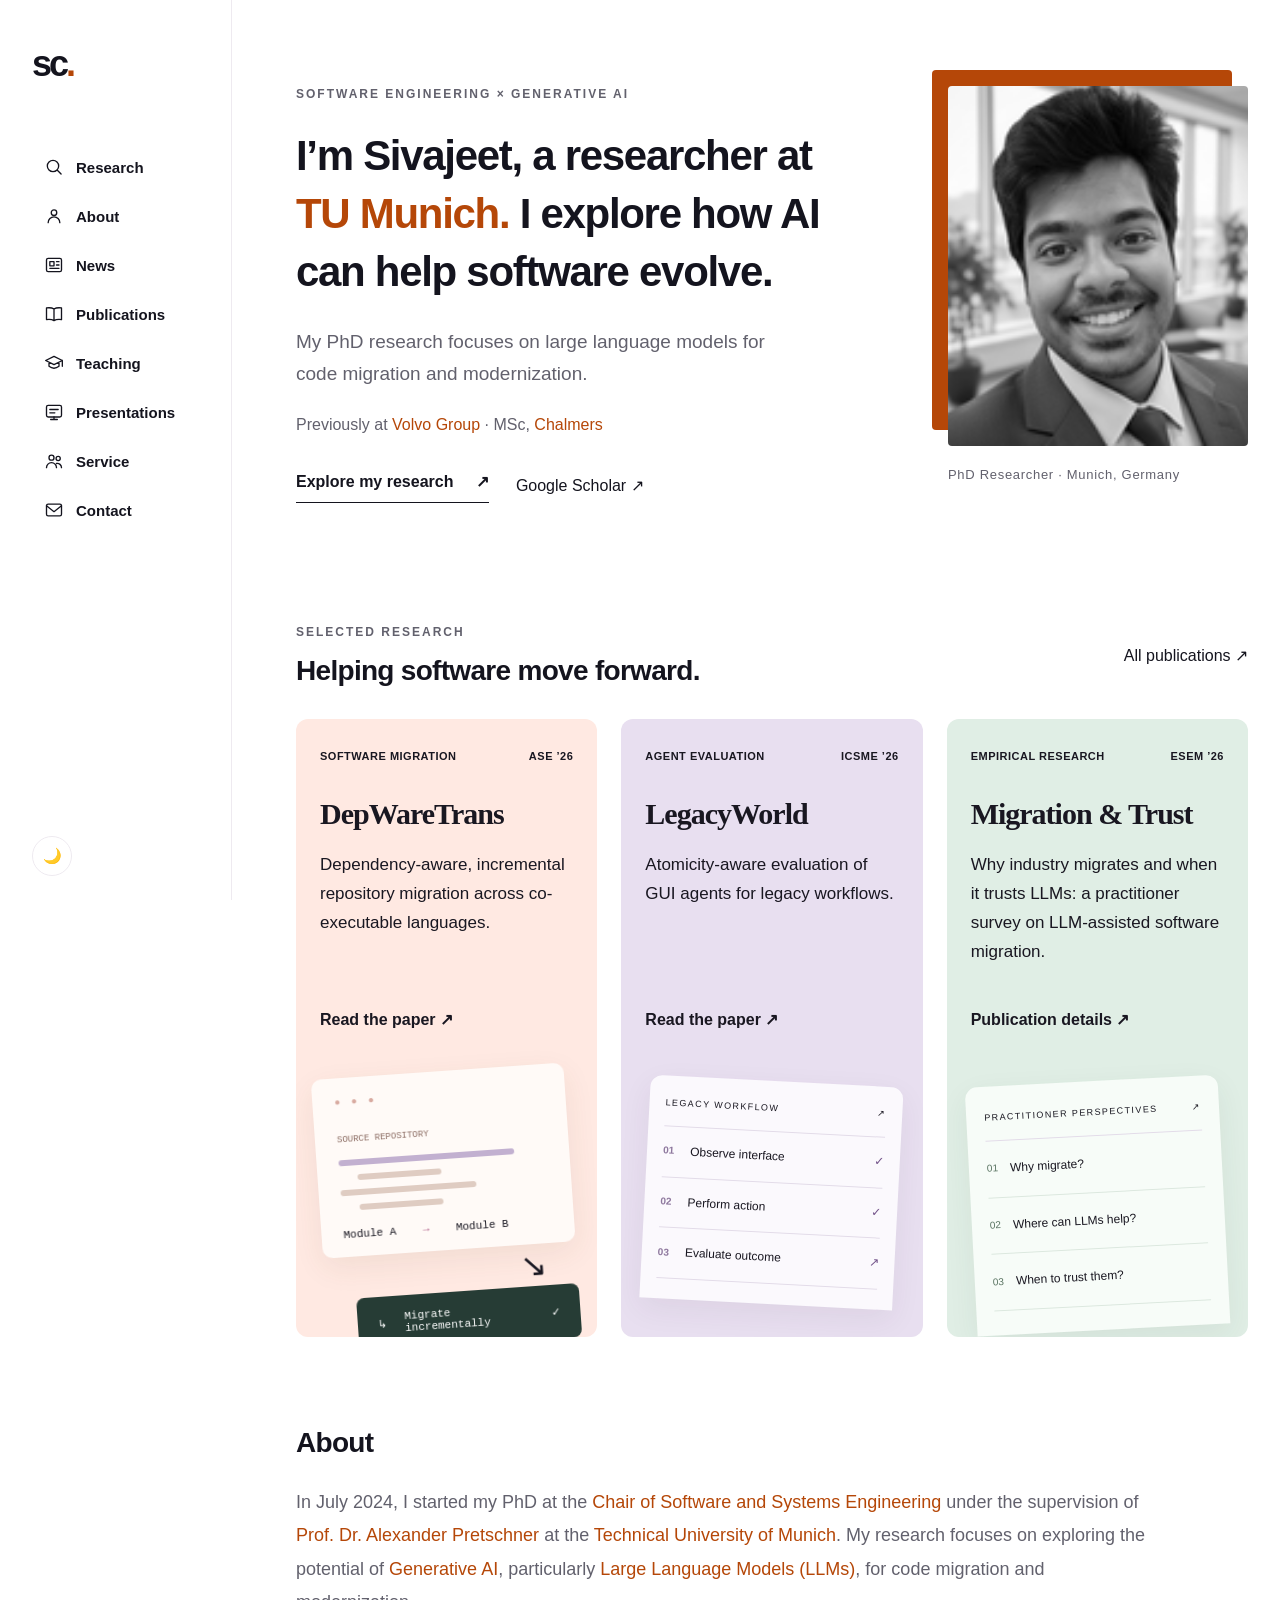
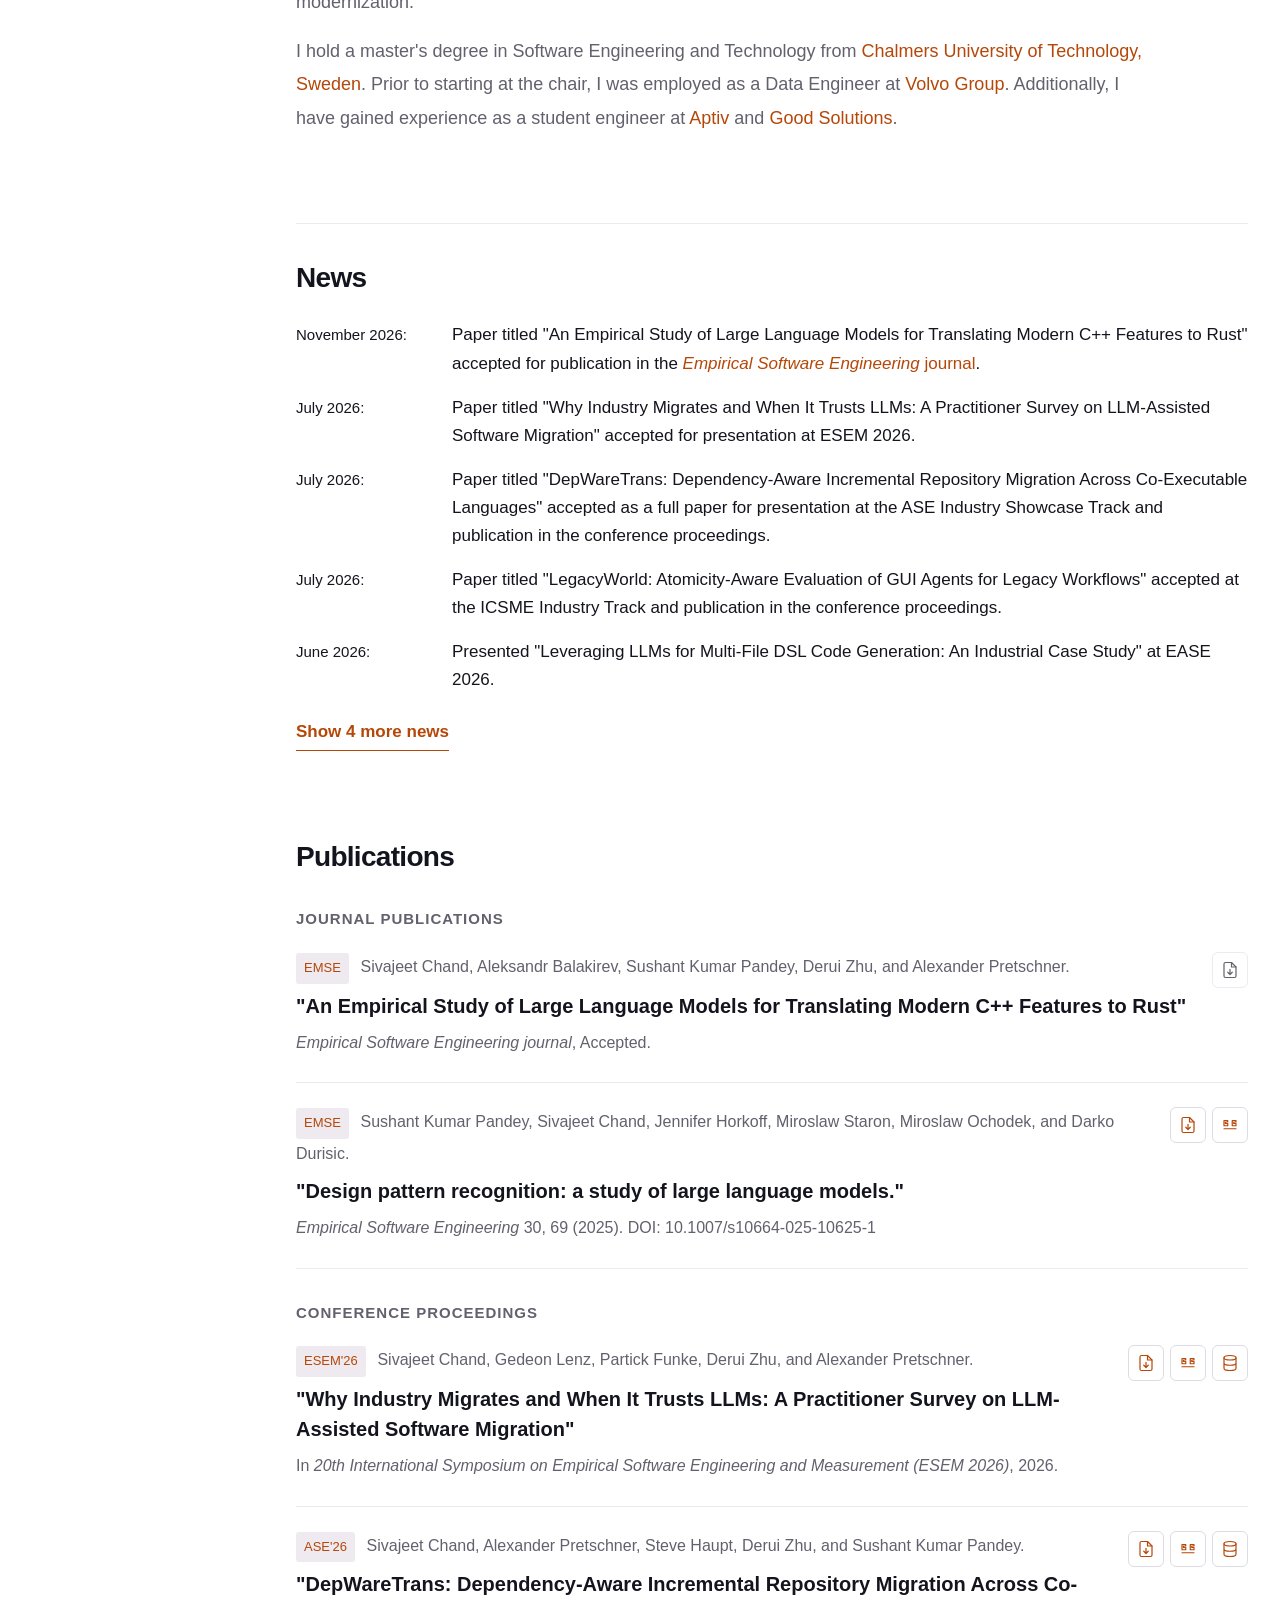
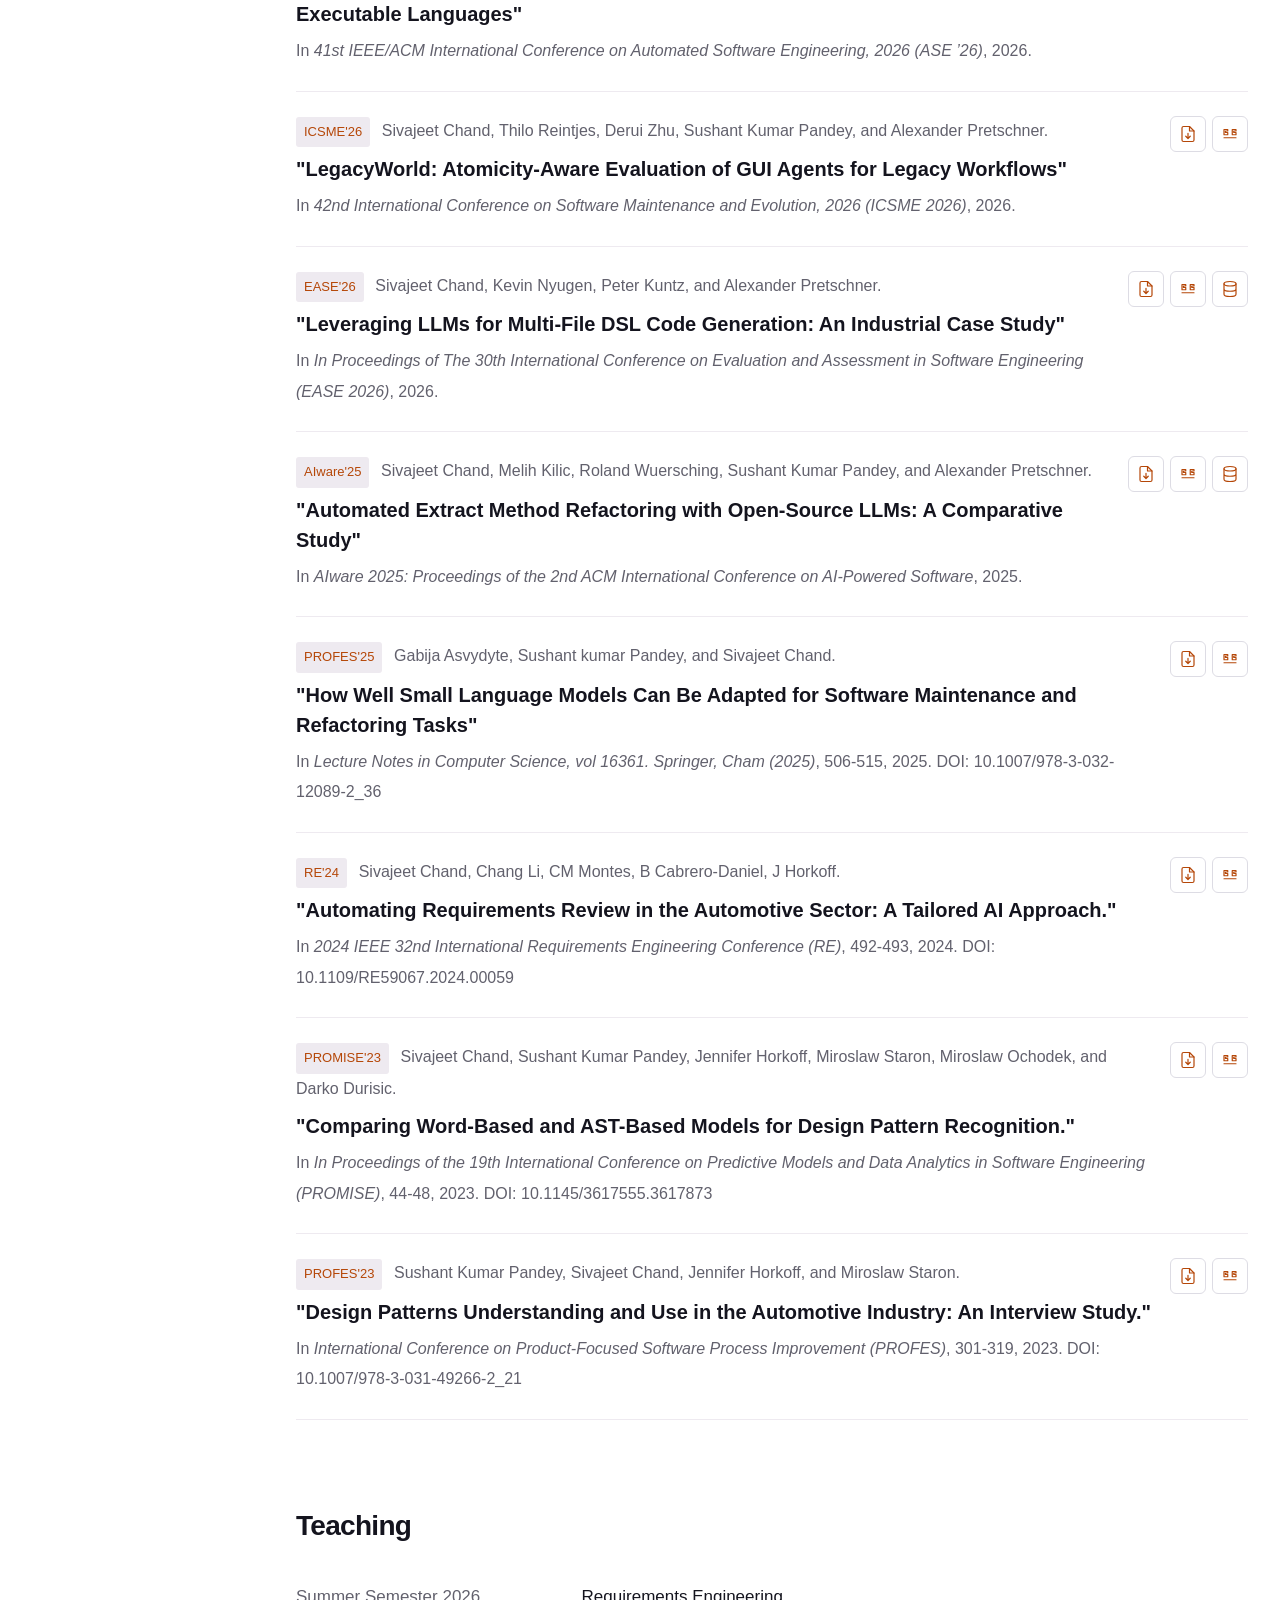
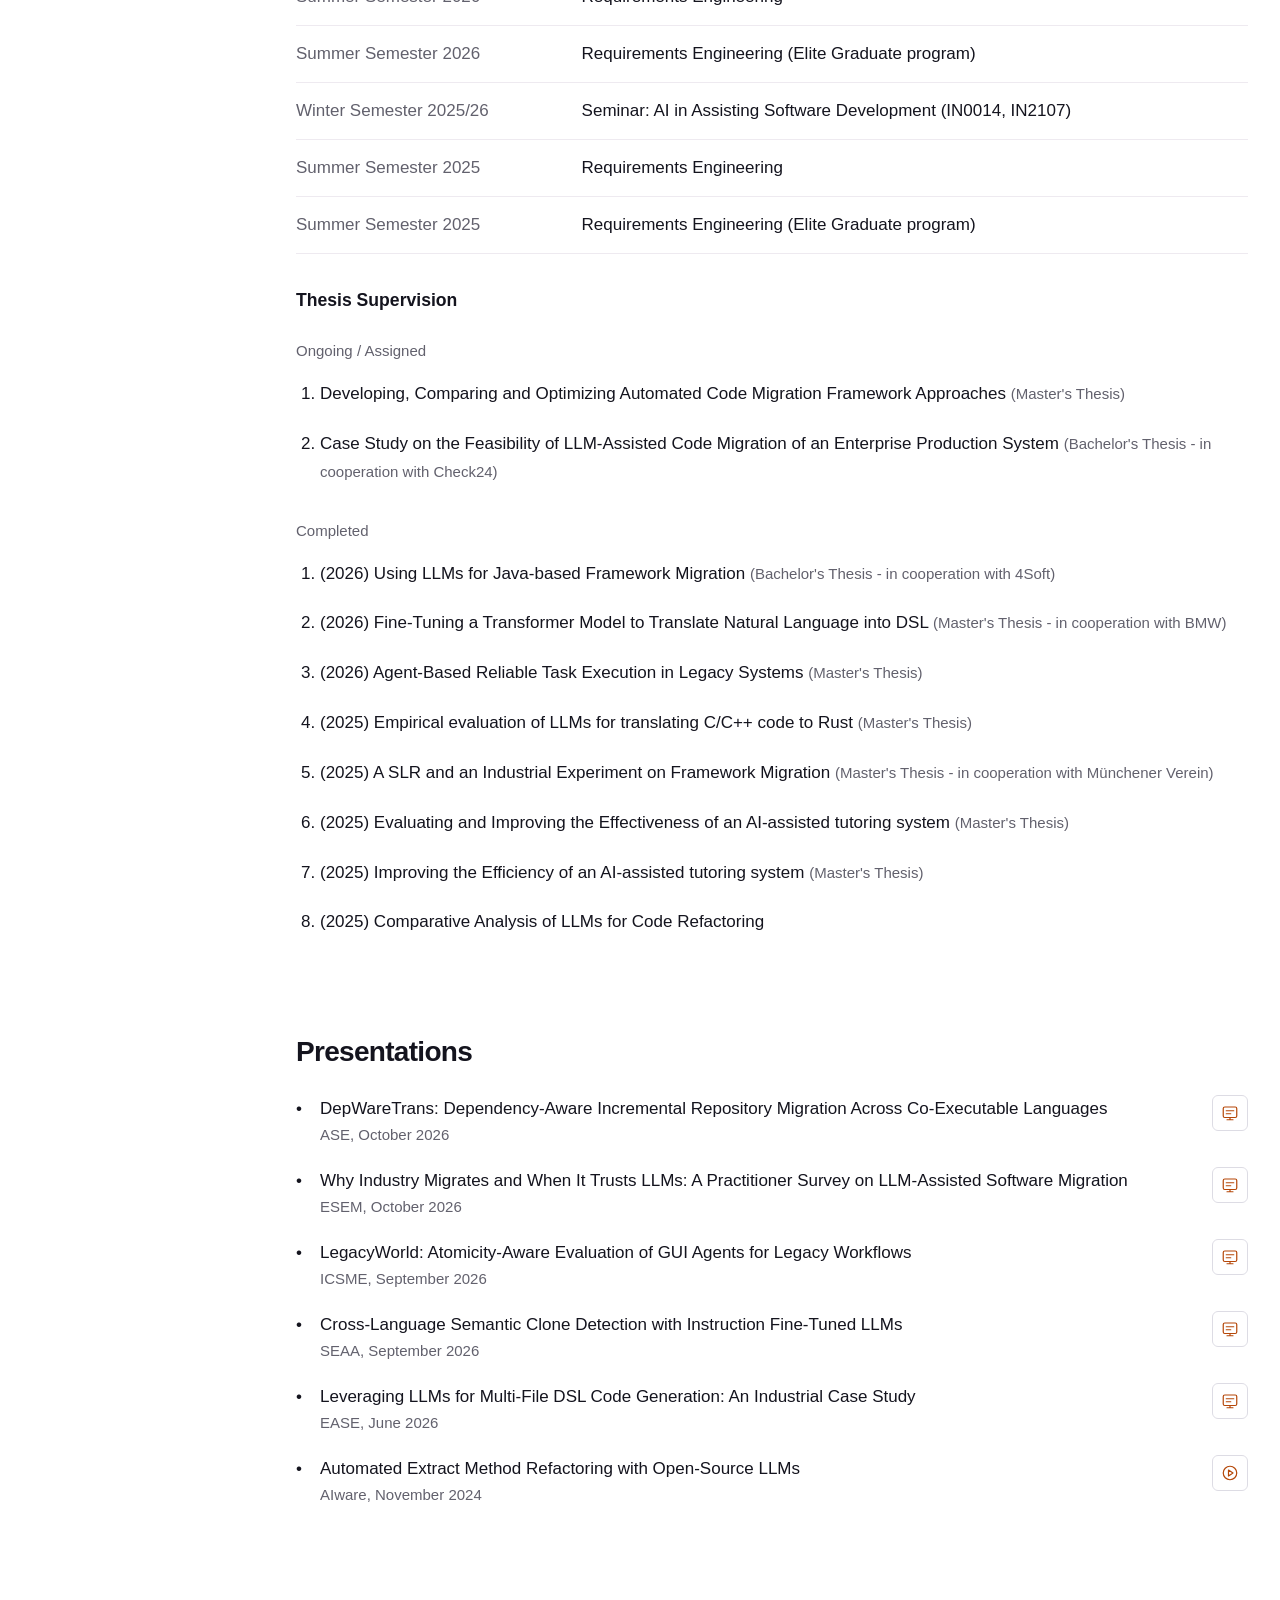
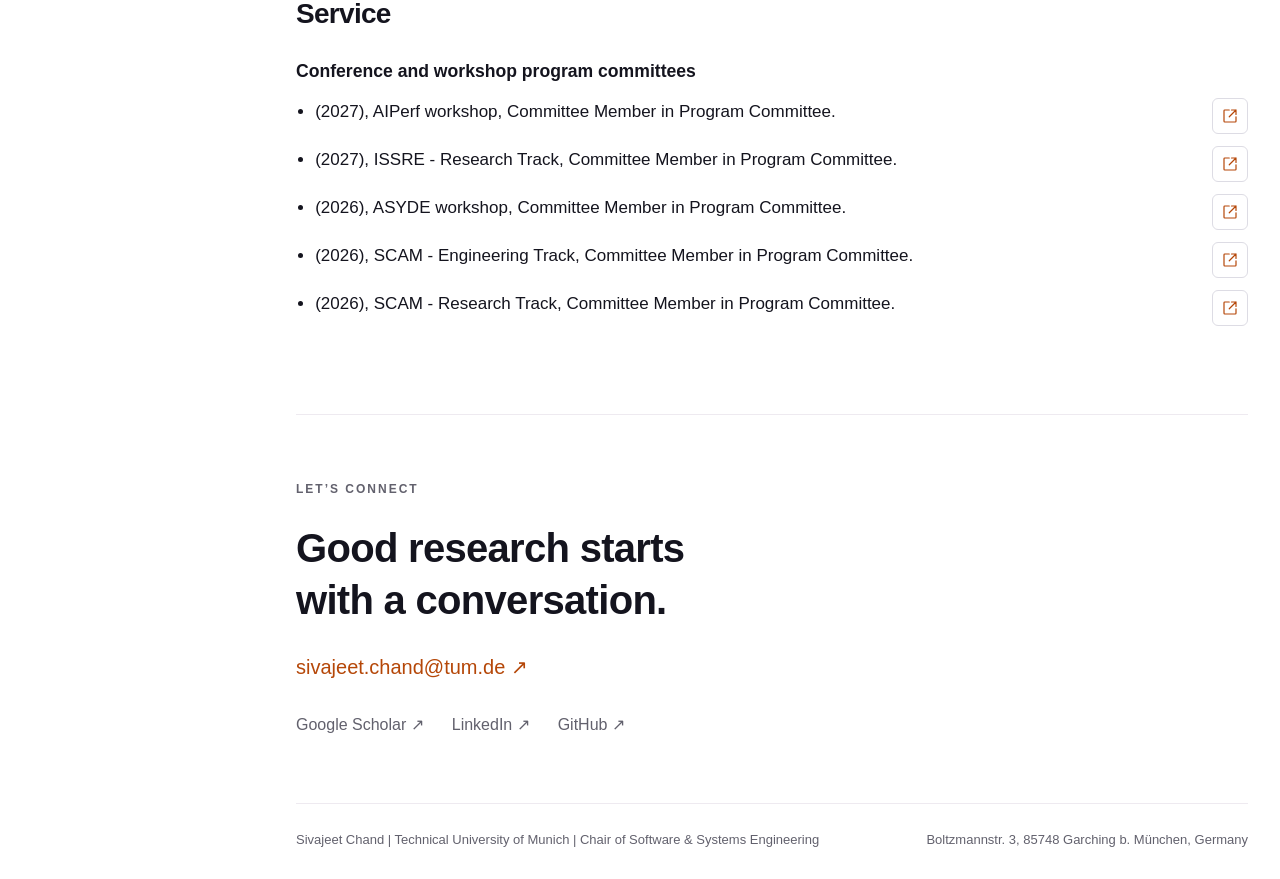
<file: index.html>
<!DOCTYPE html>
<html lang="en">
<head>
    <meta charset="UTF-8">
    <meta name="viewport" content="width=device-width, initial-scale=1.0">
    <title>Sivajeet Chand — AI & Software Engineering Research</title>
    <meta name="description" content="Sivajeet Chand, PhD researcher at TU Munich. Exploring large language models for software migration and modernization.">
    <link rel="stylesheet" href="styles.css">
</head>
<body class="version2-page">
  <a class="skip-link" href="#main">Skip to content</a>
  <div class="page-shell">
    <nav class="site-nav" aria-label="Main navigation">
      <svg class="nav-sprite" aria-hidden="true" xmlns="http://www.w3.org/2000/svg">
        <symbol id="nav-research" viewBox="0 0 24 24"><circle cx="10.8" cy="10.8" r="6.8"/><path d="m16 16 4.5 4.5"/></symbol>
        <symbol id="nav-about" viewBox="0 0 24 24"><circle cx="12" cy="8" r="3.3"/><path d="M5 20a7 7 0 0 1 14 0"/></symbol>
        <symbol id="nav-news" viewBox="0 0 24 24"><rect x="3" y="4" width="18" height="16" rx="2"/><path d="M7 8h5v5H7zM15 8h3M15 12h3M7 16h11"/></symbol>
        <symbol id="nav-publications" viewBox="0 0 24 24"><path d="M12 6c-2.3-1.5-5.2-1.8-9-1.3v14c3.8-.5 6.7-.2 9 1.3 2.3-1.5 5.2-1.8 9-1.3v-14c-3.8-.5-6.7-.2-9 1.3zM12 6v14"/></symbol>
        <symbol id="nav-teaching" viewBox="0 0 24 24"><path d="m2 9 10-5 10 5-10 5L2 9zM6 11v5c3.6 2.7 8.4 2.7 12 0v-5M22 9v7"/></symbol>
        <symbol id="nav-presentations" viewBox="0 0 24 24"><rect x="3" y="4" width="18" height="14" rx="2"/><path d="M8 21h8M12 18v3M7 9h10M7 13h6"/></symbol>
        <symbol id="nav-service" viewBox="0 0 24 24"><circle cx="9" cy="8" r="3"/><circle cx="17" cy="9" r="2.5"/><path d="M3 20a6 6 0 0 1 12 0M15 15a5 5 0 0 1 6 5"/></symbol>
        <symbol id="nav-contact" viewBox="0 0 24 24"><rect x="3" y="5" width="18" height="14" rx="2"/><path d="m3 7 9 7 9-7"/></symbol>
      </svg>
      <a class="wordmark" href="#" aria-label="Sivajeet Chand home">sc<span>.</span></a>
      <div class="nav-links">
        <a href="#research" aria-label="Research" title="Research"><svg class="nav-icon" aria-hidden="true"><use href="#nav-research"></use></svg><span class="nav-label">Research</span></a>
        <a href="#about" aria-label="About" title="About"><svg class="nav-icon" aria-hidden="true"><use href="#nav-about"></use></svg><span class="nav-label">About</span></a>
        <a href="#news" aria-label="News" title="News"><svg class="nav-icon" aria-hidden="true"><use href="#nav-news"></use></svg><span class="nav-label">News</span></a>
        <a href="#publications" aria-label="Publications" title="Publications"><svg class="nav-icon" aria-hidden="true"><use href="#nav-publications"></use></svg><span class="nav-label">Publications</span></a>
        <a href="#teaching" aria-label="Teaching" title="Teaching"><svg class="nav-icon" aria-hidden="true"><use href="#nav-teaching"></use></svg><span class="nav-label">Teaching</span></a>
        <a href="#presentations" aria-label="Presentations" title="Presentations"><svg class="nav-icon" aria-hidden="true"><use href="#nav-presentations"></use></svg><span class="nav-label">Presentations</span></a>
        <a href="#service" aria-label="Service" title="Service"><svg class="nav-icon" aria-hidden="true"><use href="#nav-service"></use></svg><span class="nav-label">Service</span></a>
        <a href="#contact" aria-label="Contact" title="Contact"><svg class="nav-icon" aria-hidden="true"><use href="#nav-contact"></use></svg><span class="nav-label">Contact</span></a>
      </div>
      <button class="theme-toggle" onclick="toggleTheme()" aria-label="Toggle color theme"><span id="theme-icon">🌙</span></button>
    </nav>
    <main id="main">
    <header class="hero">
      <div class="hero-copy">
        <p class="eyebrow">SOFTWARE ENGINEERING × GENERATIVE AI</p>
        <h1>I’m Sivajeet, a researcher at <a href="https://www.tum.de/en" target="_blank" rel="noopener noreferrer">TU Munich.</a> I explore how AI can help software evolve.</h1>
        <p class="hero-description">My PhD research focuses on large language models for code migration and modernization.</p>
        <p class="hero-history">Previously at <span>Volvo Group</span> · MSc, <span>Chalmers</span></p>
        <div class="hero-actions"><a class="primary-link" href="#research">Explore my research <span aria-hidden="true">↗</span></a><a href="https://scholar.google.com/citations?user=lOAQn_UAAAAJ&hl=en" target="_blank" rel="noopener noreferrer">Google Scholar ↗</a></div>
      </div>
      <div class="portrait-wrap"><div class="profile-image"><img src="myimage.png" alt="Sivajeet Chand" fetchpriority="high"></div><p>PhD Researcher · Munich, Germany</p></div>
    </header>
    <section id="research">
      <div class="section-heading"><div><p class="eyebrow">SELECTED RESEARCH</p><h2>Helping software move forward.</h2></div><a href="#publications">All publications ↗</a></div>
      <div class="research-grid">
        <a class="research-card peach" href="https://mediatum.ub.tum.de/doc/1858822/q0bvrfunsdf89omvibim58j26.pdf" target="_blank" rel="noopener noreferrer">
          <div class="card-meta">SOFTWARE MIGRATION <span>ASE ’26</span></div><h3>DepWareTrans</h3><p>Dependency-aware, incremental repository migration across co-executable languages.</p><span class="card-link">Read the paper ↗</span>
          <div class="migration-visual" aria-hidden="true"><div class="code-window"><div class="window-dots">● ● ●</div><span class="code-label">SOURCE REPOSITORY</span><div class="code-line long"></div><div class="code-line short"></div><div class="code-line"></div><div class="code-line short"></div><div class="module-label">Module A <span>→</span> Module B</div></div><div class="migration-arrow">↘</div><div class="target-module">↳ <span>Migrate incrementally</span> ✓</div></div>
        </a>
        <a class="research-card lavender" href="https://mediatum.ub.tum.de/doc/1858482/38xfysqkbqtxdxmqew3e7pueo.pdf" target="_blank" rel="noopener noreferrer">
          <div class="card-meta">AGENT EVALUATION <span>ICSME ’26</span></div><h3>LegacyWorld</h3><p>Atomicity-aware evaluation of GUI agents for legacy workflows.</p><span class="card-link">Read the paper ↗</span>
          <div class="workflow-visual" aria-hidden="true"><div class="workflow-top"><span>LEGACY WORKFLOW</span><span>↗</span></div><div class="workflow-step"><b>01</b><span>Observe interface</span><i>✓</i></div><div class="workflow-step"><b>02</b><span>Perform action</span><i>✓</i></div><div class="workflow-step"><b>03</b><span>Evaluate outcome</span><i>↗</i></div></div>
        </a>
        <a class="research-card mint" href="https://www.cs.cit.tum.de/sse/chand/" target="_blank" rel="noopener noreferrer">
          <div class="card-meta">EMPIRICAL RESEARCH <span>ESEM ’26</span></div><h3>Migration &amp; Trust</h3><p>Why industry migrates and when it trusts LLMs: a practitioner survey on LLM-assisted software migration.</p><span class="card-link">Publication details ↗</span>
          <div class="survey-visual" aria-hidden="true"><div class="workflow-top"><span>PRACTITIONER PERSPECTIVES</span><span>↗</span></div><div class="survey-question"><span>01</span> Why migrate?</div><div class="survey-question"><span>02</span> Where can LLMs help?</div><div class="survey-question"><span>03</span> When to trust them?</div></div>
        </a>
      </div>
    </section>


    <section id="about">
      <h2>About</h2>
      <p>
        In July 2024, I started my PhD at the
        <a href="https://www.cs.cit.tum.de/sse/startseite/" target="_blank" rel="noopener noreferrer">Chair of Software and Systems Engineering</a>
        under the supervision of
        <a href="https://www.cs.cit.tum.de/en/sse/people/alexander-pretschner/" target="_blank" rel="noopener noreferrer">Prof. Dr. Alexander Pretschner</a>
        at the
        <a href="https://www.tum.de/en" target="_blank" rel="noopener noreferrer">Technical University of Munich</a>.
        My research focuses on exploring the potential of
        <a href="https://en.wikipedia.org/wiki/Generative_artificial_intelligence" target="_blank" rel="noopener noreferrer">Generative AI</a>, particularly
        <a href="https://en.wikipedia.org/wiki/Large_language_model" target="_blank" rel="noopener noreferrer">Large Language Models (LLMs)</a>,
        for code migration and modernization.
      </p>

      <p>
        I hold a master's degree in Software Engineering and Technology from
        <a href="https://www.chalmers.se/en/" target="_blank" rel="noopener noreferrer">Chalmers University of Technology, Sweden</a>.
        Prior to starting at the chair, I was employed as a Data Engineer at
        <a href="https://www.volvogroup.com/en/" target="_blank" rel="noopener noreferrer">Volvo Group</a>.
        Additionally, I have gained experience as a student engineer at
        <a href="https://www.aptiv.com/" target="_blank" rel="noopener noreferrer">Aptiv</a>
        and
        <a href="https://goodsolutions.se/" target="_blank" rel="noopener noreferrer">Good Solutions</a>.
      </p>
    </section>

    <section id="news">
      <h2>News</h2>
    </section>

    <section id="publications">
      <h2>Publications</h2>
      <h3>Journal Publications</h3>
      <h3>Conference Proceedings</h3>
    </section>



    <section id="teaching">
      <h2>Teaching</h2>
      <table class="teaching-table"></table>

      <h3>Thesis Supervision</h3>
    </section>

    <section id="presentations">
      <h2>Presentations</h2>
    </section>

    <section id="service">
      <h2>Service</h2>
      <div id="service-list">
        <p style="color: var(--secondary-text); font-style: italic;">Loading service activities...</p>
      </div>
    </section>



    <section id="contact" class="contact-section"><p class="eyebrow">LET’S CONNECT</p><h2>Good research starts<br>with a conversation.</h2><a class="email-link" href="mailto:sivajeet.chand@tum.de">sivajeet.chand@tum.de ↗</a><div class="contact-socials"><a href="https://scholar.google.com/citations?user=lOAQn_UAAAAJ&amp;hl=en" target="_blank" rel="noopener noreferrer">Google Scholar ↗</a><a href="https://www.linkedin.com/in/sivajeetchand/" target="_blank" rel="noopener noreferrer">LinkedIn ↗</a><a href="https://github.com/sivajeet" target="_blank" rel="noopener noreferrer">GitHub ↗</a></div></section>
    </main>
    <footer>
      <p>Sivajeet Chand | Technical University of Munich | Chair of Software & Systems Engineering</p>
      <p>Boltzmannstr. 3, 85748 Garching b. München, Germany</p>
    </footer>
  </div>

  <dialog id="citation-dialog" aria-labelledby="citation-heading">
    <div class="citation-header"><h2 id="citation-heading">Cite this publication</h2><button type="button" class="citation-close" aria-label="Close citation">×</button></div>
    <p id="citation-title"></p>
    <label for="citation-bibtex">BibTeX</label>
    <textarea id="citation-bibtex" readonly spellcheck="false"></textarea>
    <div class="citation-footer"><button type="button" class="publication-action" id="copy-citation">Copy BibTeX</button><span id="citation-status" role="status" aria-live="polite"></span></div>
  </dialog>
  <script src="app.js"></script>
</body>
</html>
</file>
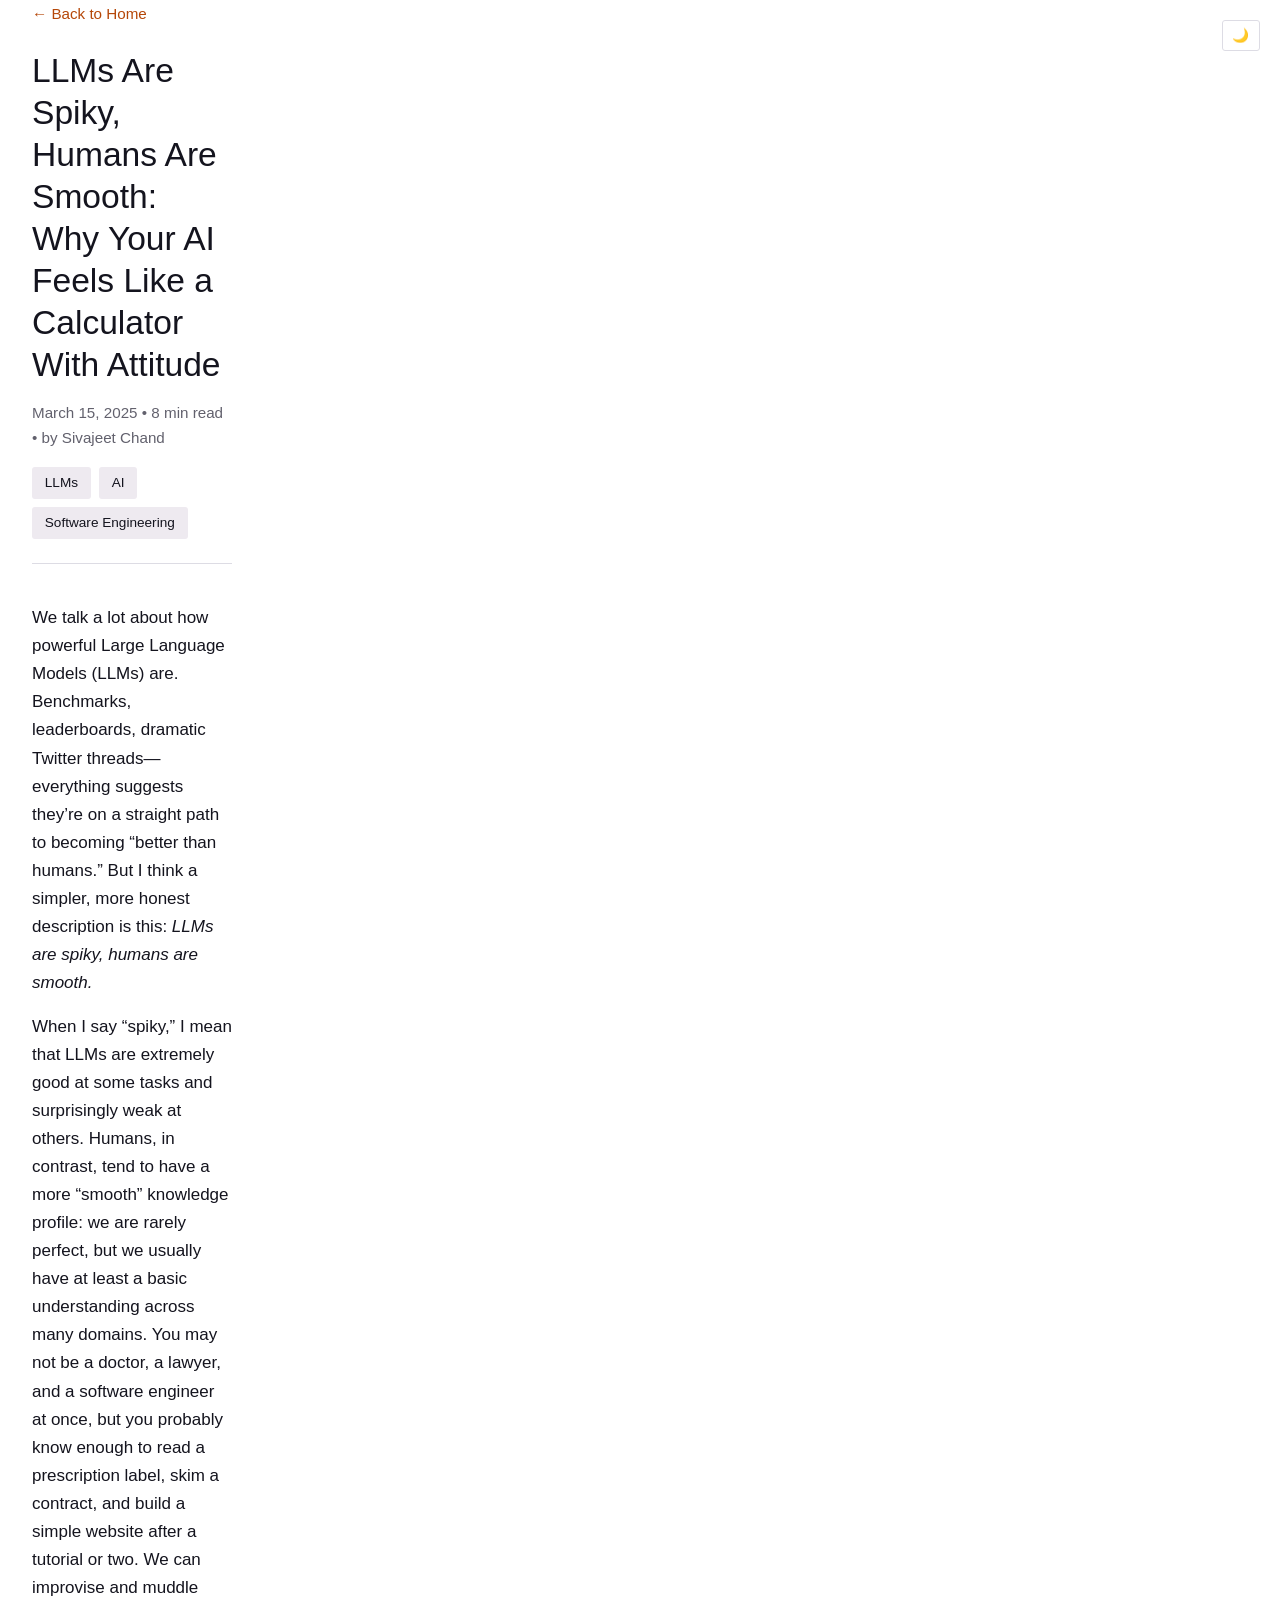
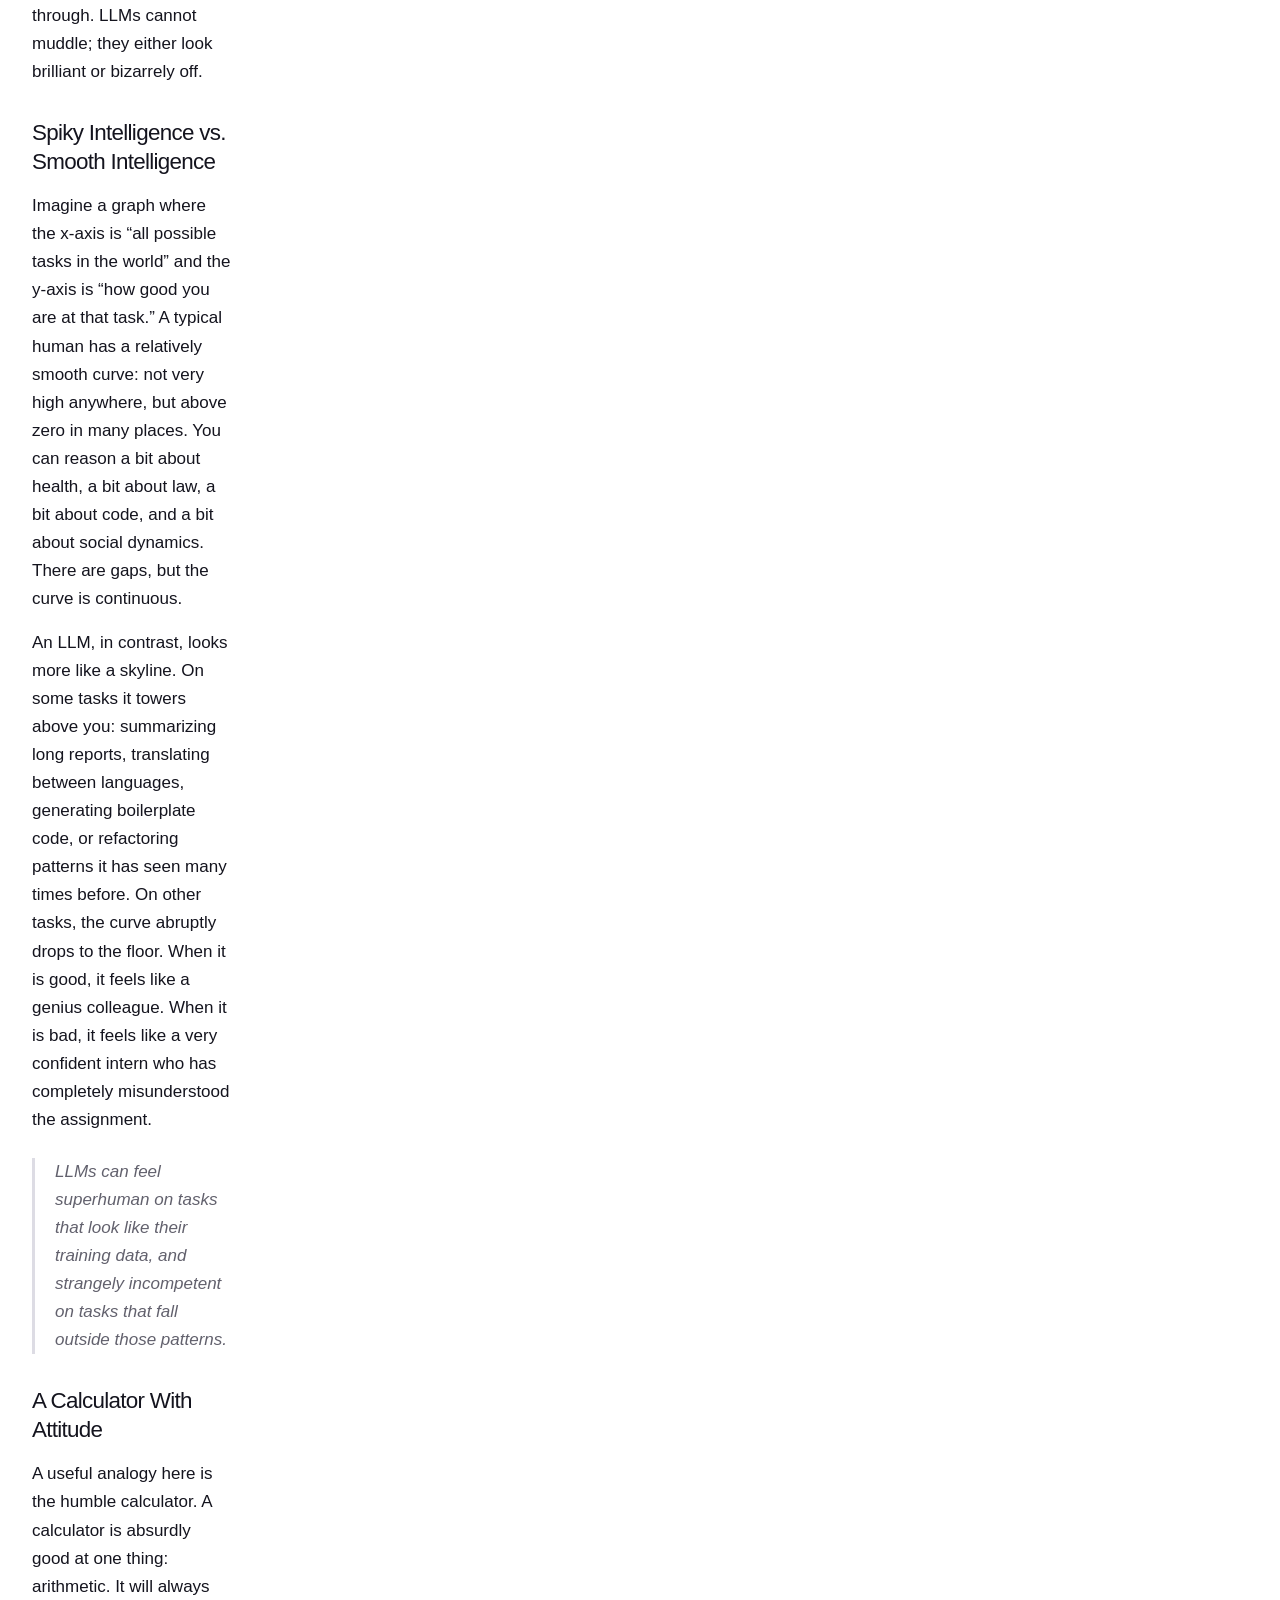
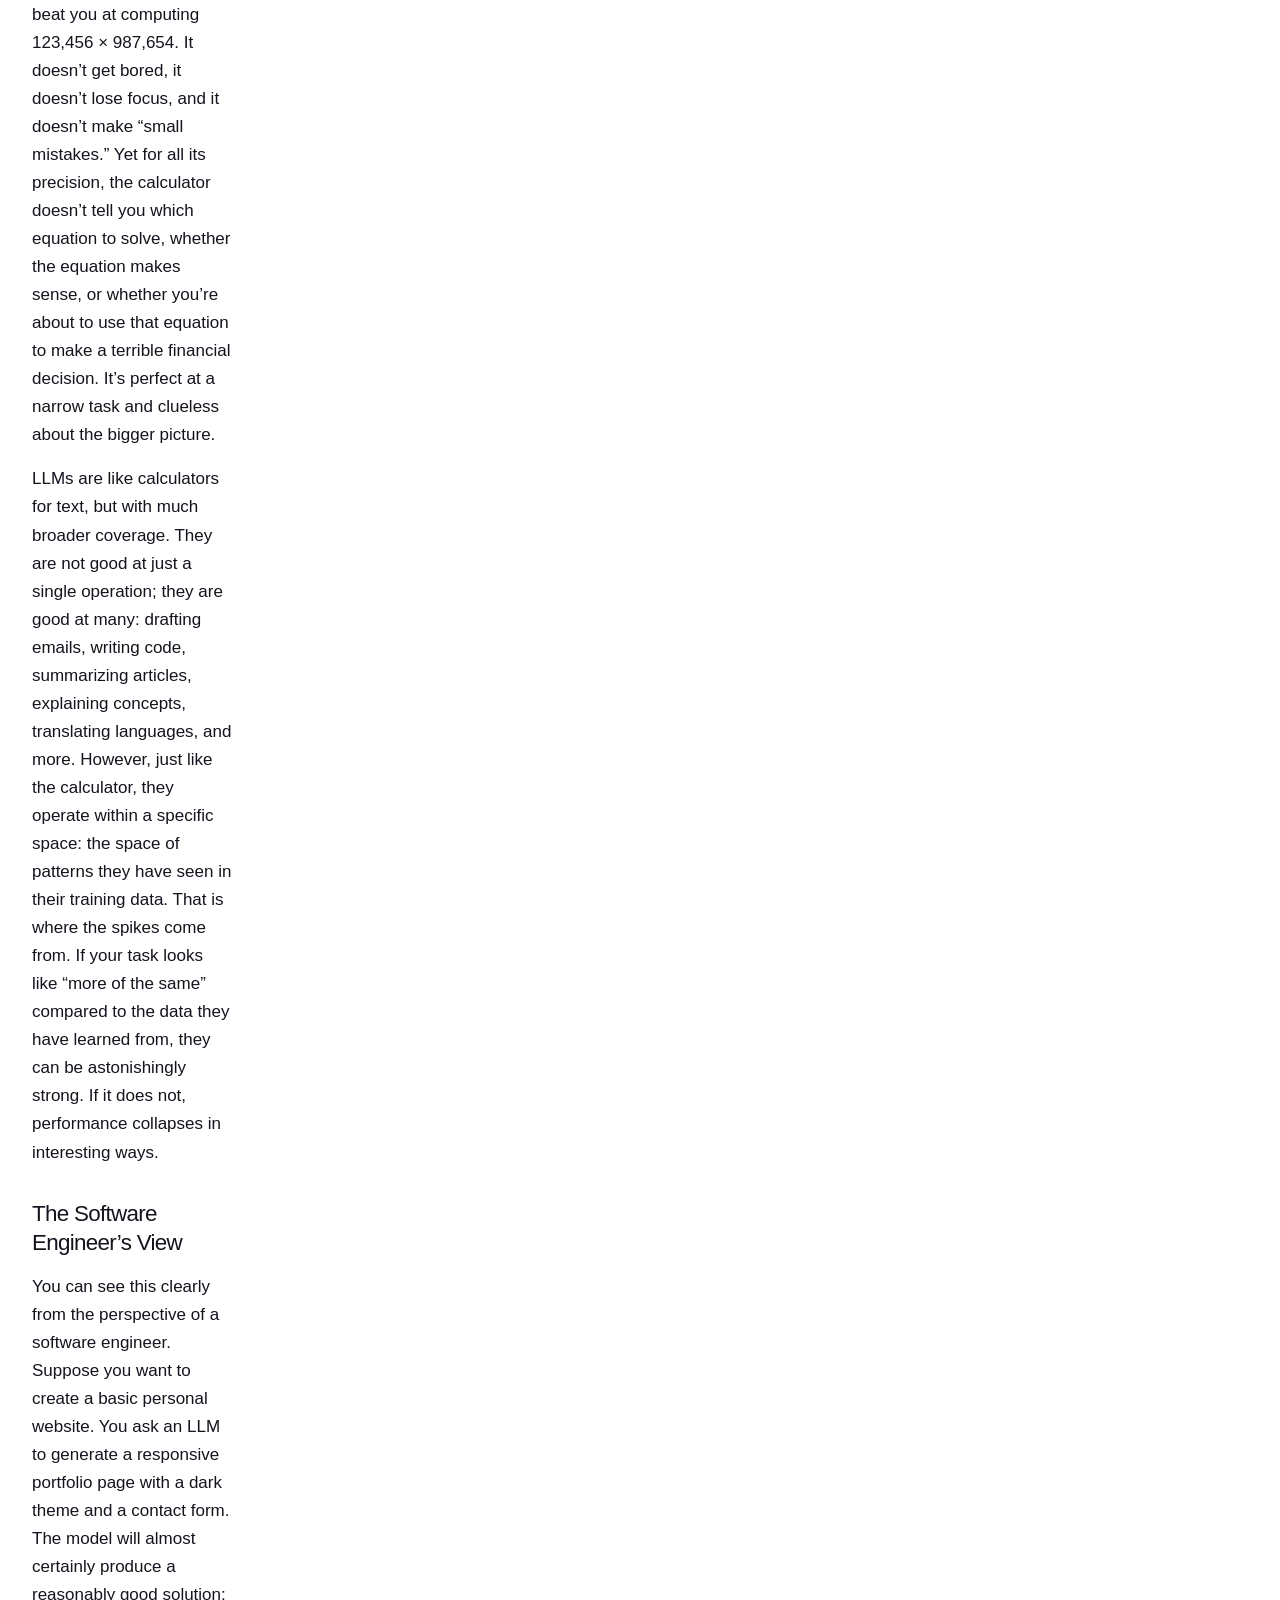
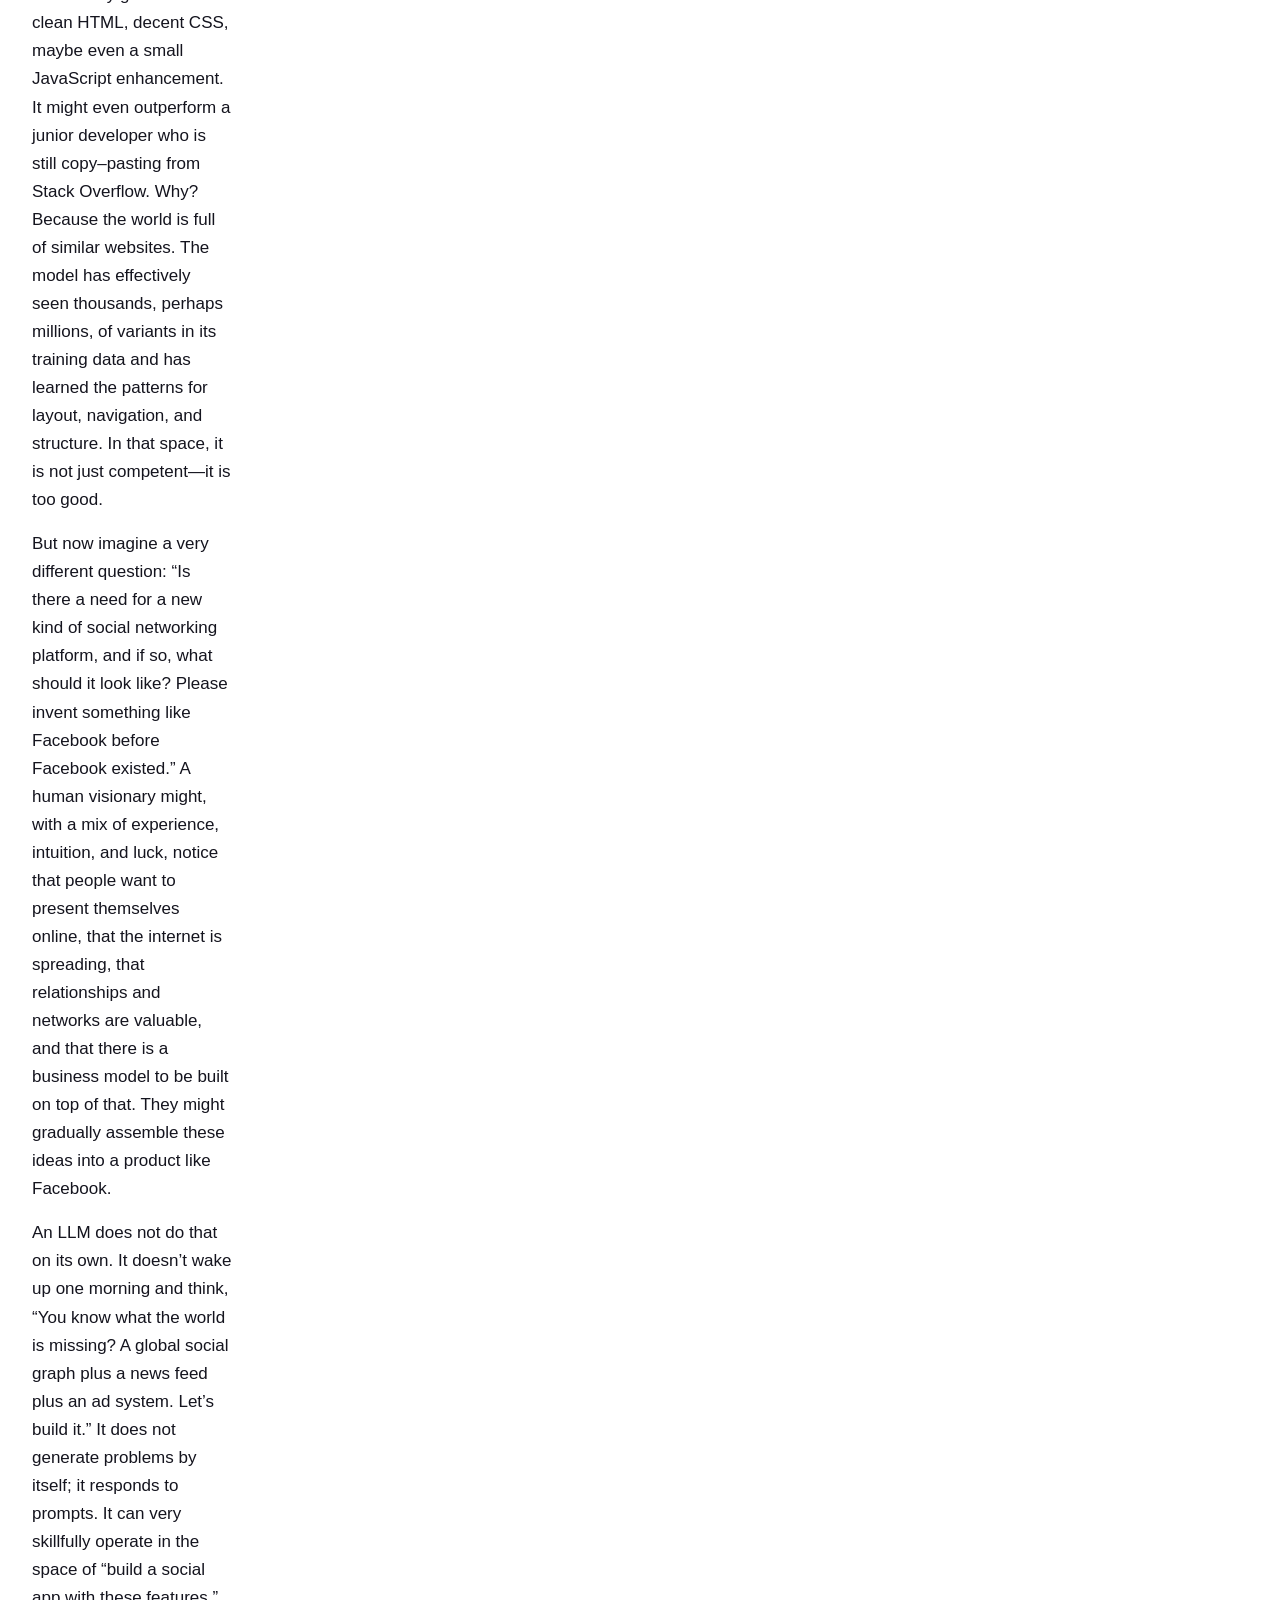
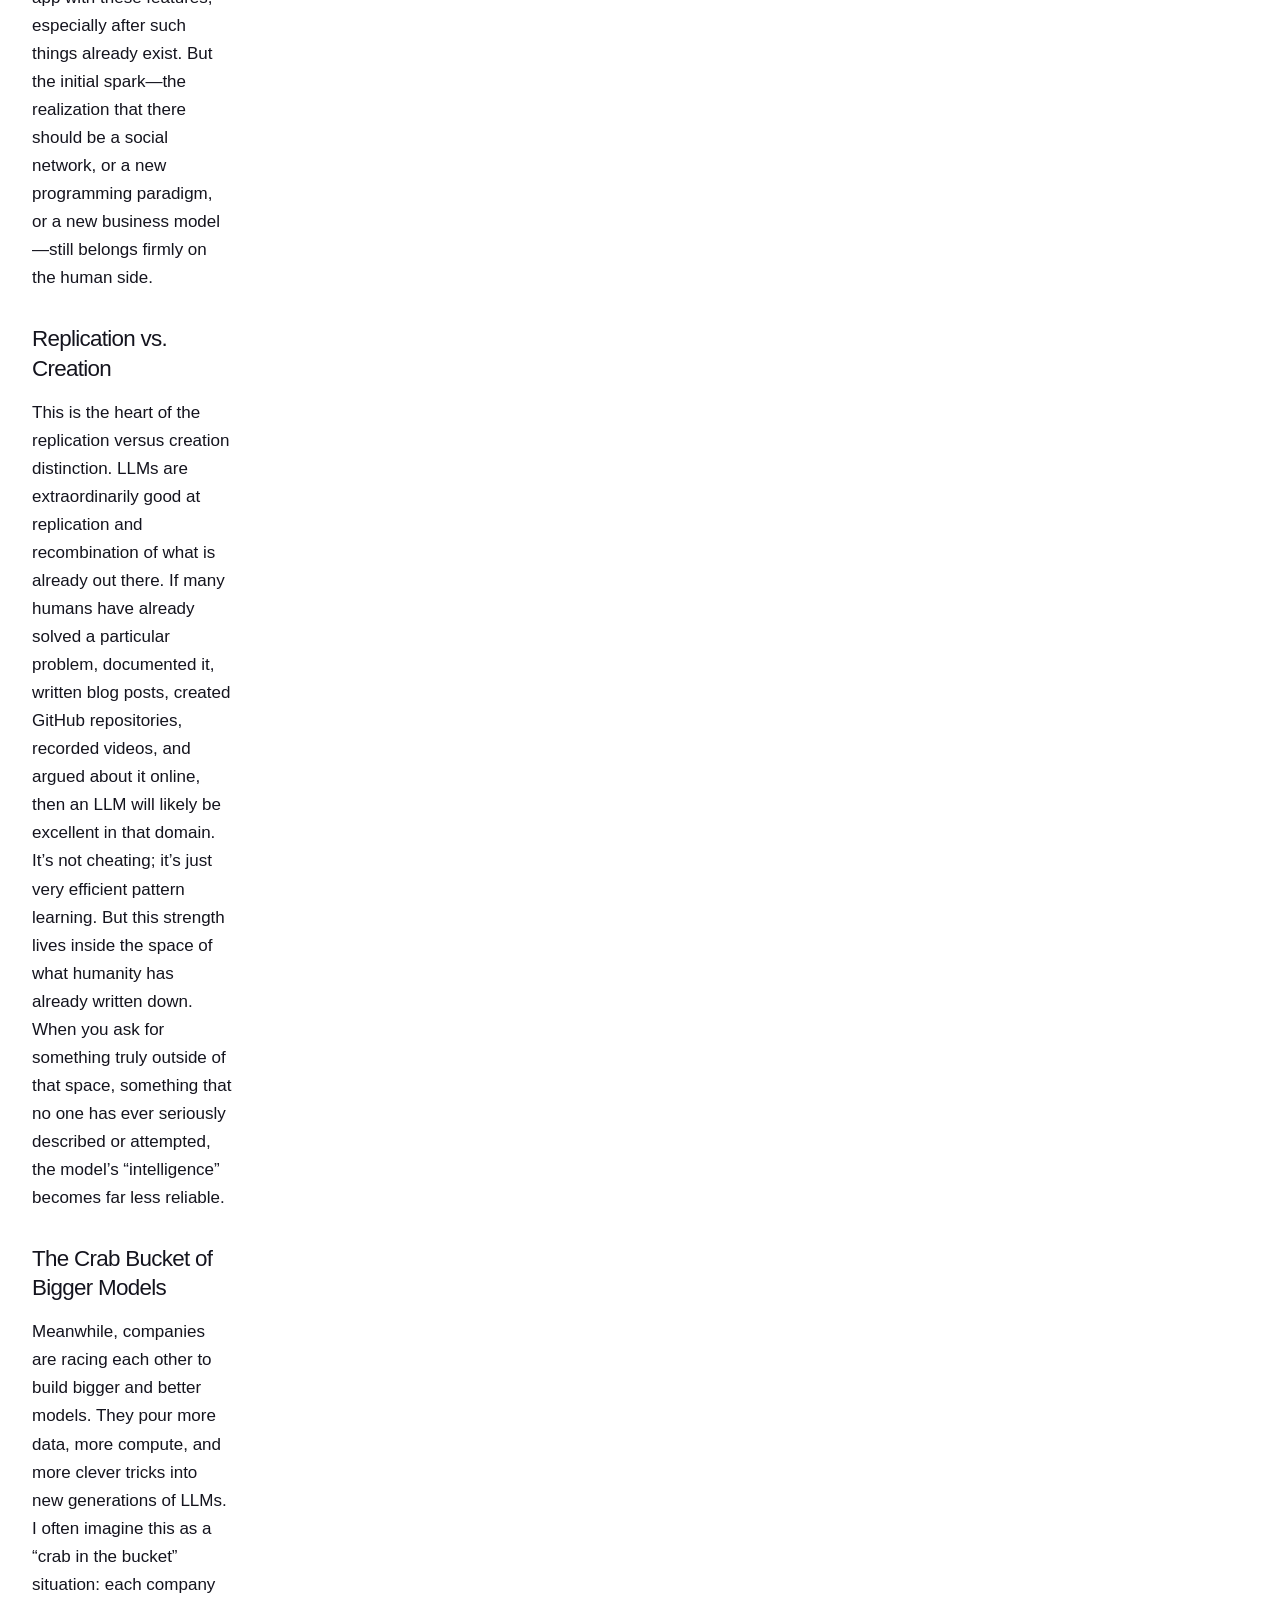
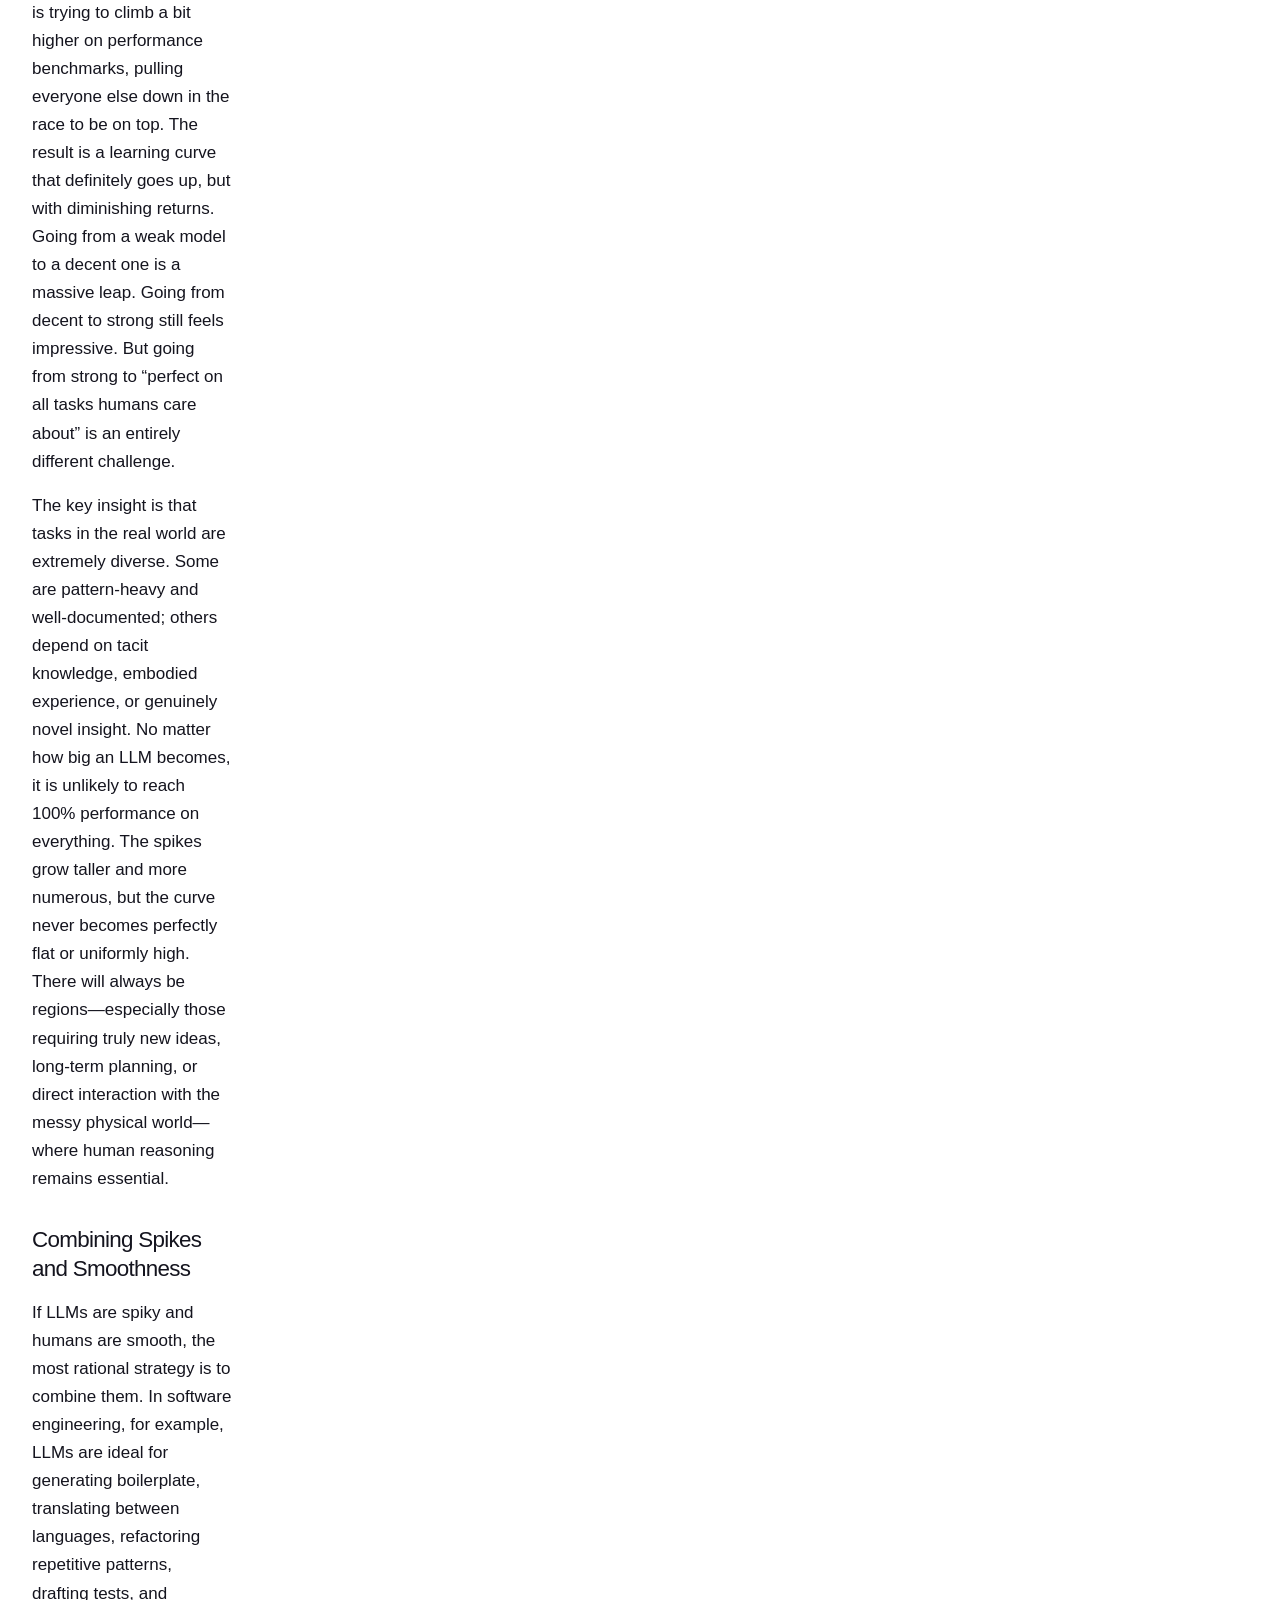
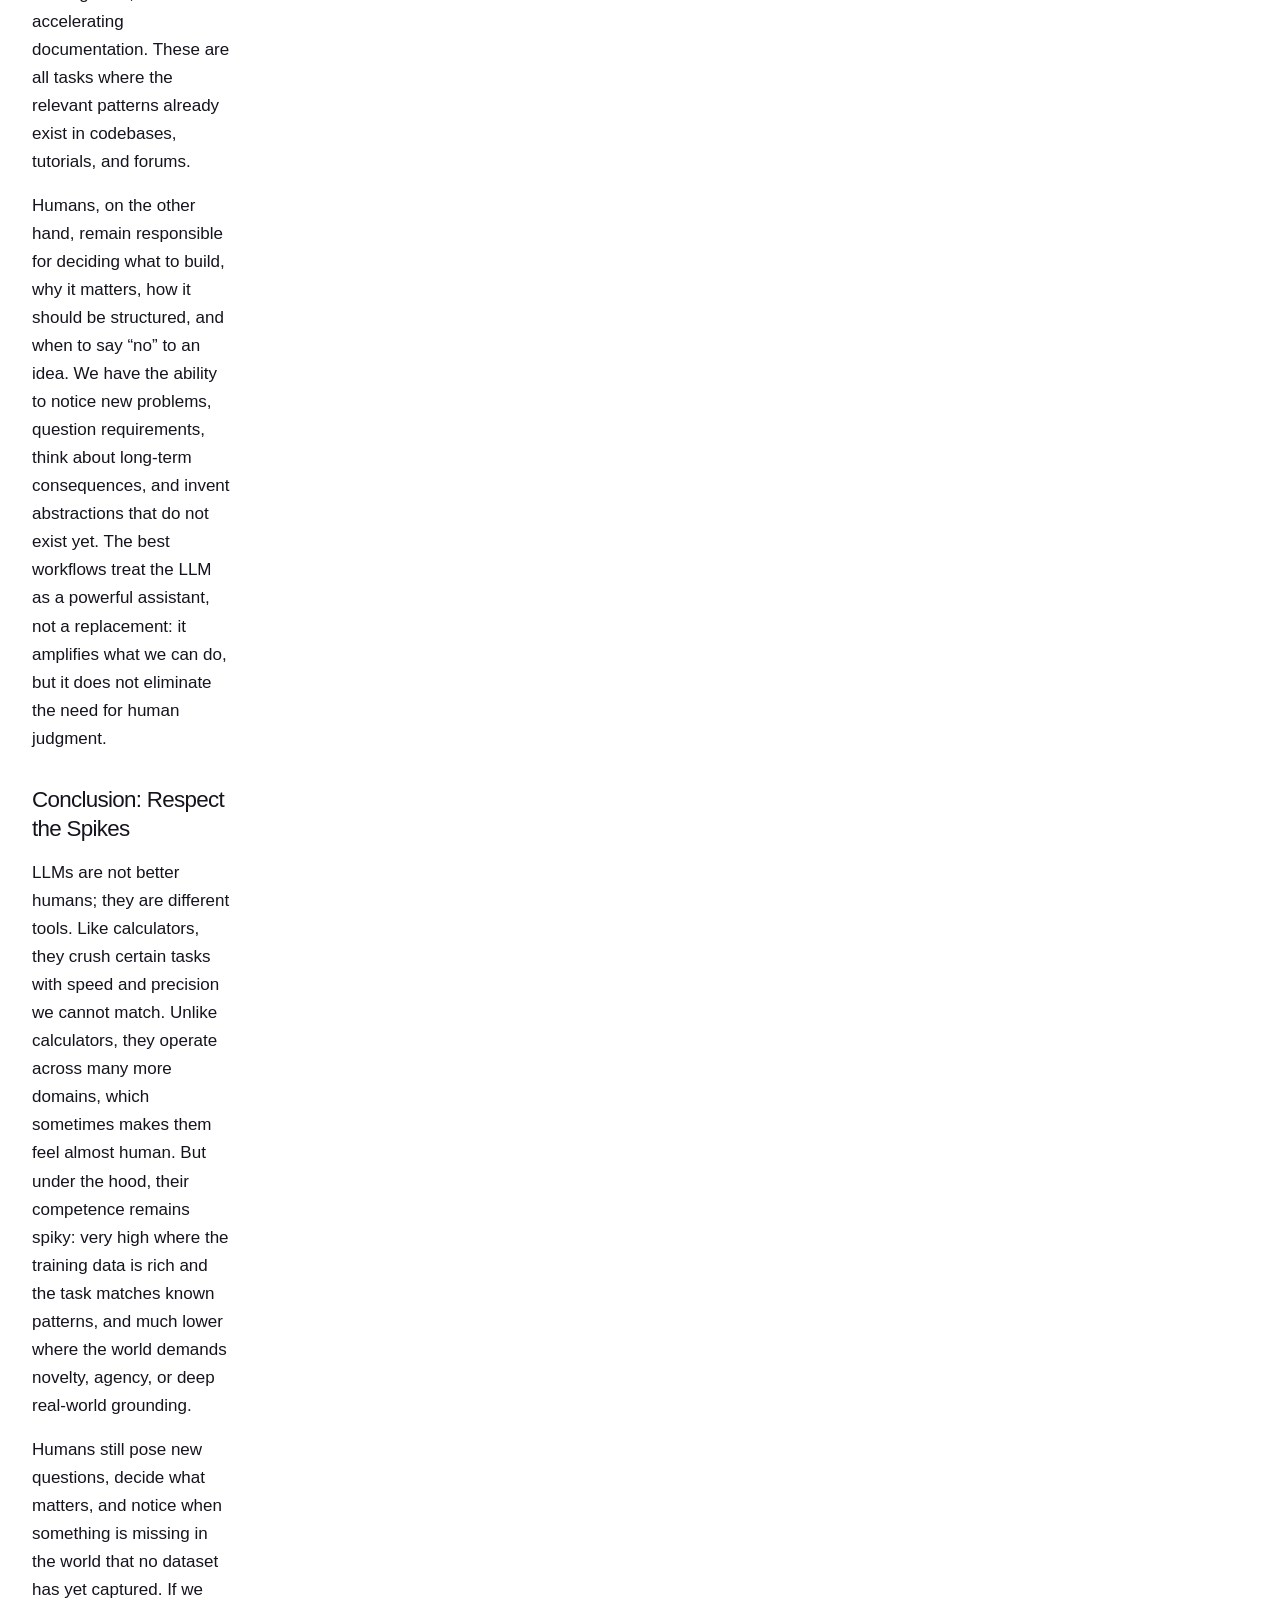
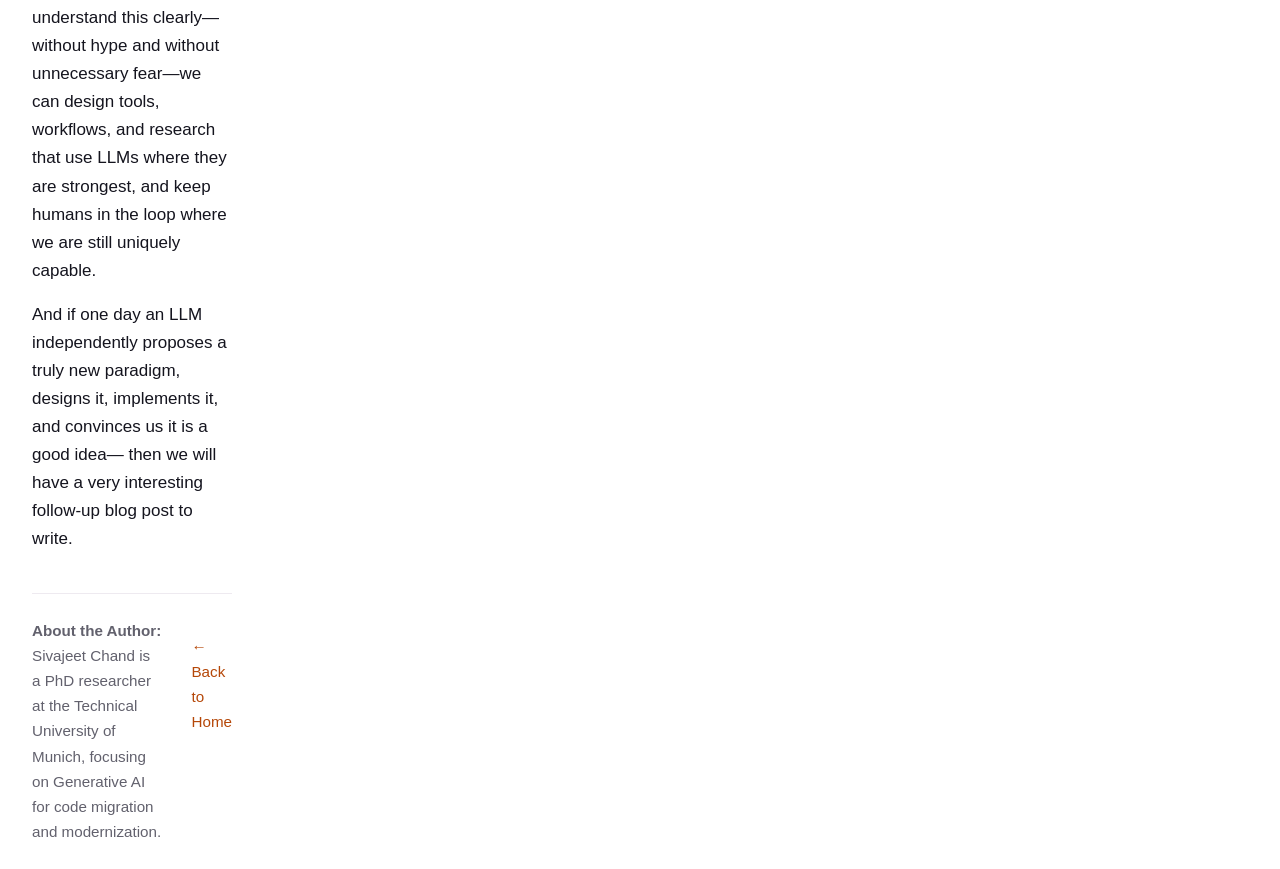
<file: blog/LLMSvsHumans.html>
<!DOCTYPE html>
<html lang="en">
<head>
    <meta charset="UTF-8">
    <meta name="viewport" content="width=device-width, initial-scale=1.0">
    <title>LLMs Are Spiky, Humans Are Smooth - Sivajeet Chand</title>
    <link rel="stylesheet" href="../styles.css">
</head>
<body class="version2-page">
    <button class="theme-toggle" onclick="toggleTheme()">
        <span id="theme-icon">🌙</span>
    </button>

    <div class="page-shell">
        <article>
            <p class="back-link"><a href="../index.html">← Back to Home</a></p>

            <header class="article-header">
                <h1>LLMs Are Spiky, Humans Are Smooth: Why Your AI Feels Like a Calculator With Attitude</h1>
                <div class="article-meta">
                    <span>March 15, 2025</span> • 
                    <span>8 min read</span> • 
                    <span>by Sivajeet Chand</span>
                </div>
                <div class="article-tags">
                    <span class="tag">LLMs</span>
                    <span class="tag">AI</span>
                    <span class="tag">Software Engineering</span>
                </div>
            </header>

            <div class="article-content">
                <p>
                    We talk a lot about how powerful Large Language Models (LLMs) are. Benchmarks, leaderboards, dramatic Twitter threads—everything suggests they’re on a straight path to becoming “better than humans.” But I think a simpler, more honest description is this: <em>LLMs are spiky, humans are smooth.</em>
                </p>

                <p>
                    When I say “spiky,” I mean that LLMs are extremely good at some tasks and surprisingly weak at others.
                    Humans, in contrast, tend to have a more “smooth” knowledge profile: we are rarely perfect, but we usually
                    have at least a basic understanding across many domains. You may not be a doctor, a lawyer, and a software engineer
                    at once, but you probably know enough to read a prescription label, skim a contract, and build a simple website
                    after a tutorial or two. We can improvise and muddle through. LLMs cannot muddle; they either look brilliant
                    or bizarrely off.
                </p>

                <h2>Spiky Intelligence vs. Smooth Intelligence</h2>

                <p>
                    Imagine a graph where the x-axis is “all possible tasks in the world” and the y-axis is “how good you are
                    at that task.” A typical human has a relatively smooth curve: not very high anywhere, but above zero in many places.
                    You can reason a bit about health, a bit about law, a bit about code, and a bit about social dynamics. There are gaps,
                    but the curve is continuous.
                </p>

                <p>
                    An LLM, in contrast, looks more like a skyline. On some tasks it towers above you: summarizing long reports,
                    translating between languages, generating boilerplate code, or refactoring patterns it has seen many times before.
                    On other tasks, the curve abruptly drops to the floor. When it is good, it feels like a genius colleague.
                    When it is bad, it feels like a very confident intern who has completely misunderstood the assignment.
                </p>

                <blockquote>
                    LLMs can feel superhuman on tasks that look like their training data, and strangely incompetent 
                    on tasks that fall outside those patterns.
                </blockquote>

                <h2>A Calculator With Attitude</h2>

                <p>
                    A useful analogy here is the humble calculator. A calculator is absurdly good at one thing: arithmetic. It will always beat you at computing 123,456 × 987,654. It doesn’t get bored, it doesn’t lose focus, and it doesn’t make “small mistakes.” Yet for all its precision, the calculator doesn’t tell you which equation to solve, whether the equation makes sense, or whether you’re about to use that equation to make a terrible financial decision. It’s perfect at a narrow task and clueless about the bigger picture.
                </p>

                <p>
                    LLMs are like calculators for text, but with much broader coverage. They are not good at just a single operation;
                    they are good at many: drafting emails, writing code, summarizing articles, explaining concepts, translating languages,
                    and more. However, just like the calculator, they operate within a specific space: the space of patterns they have seen
                    in their training data. That is where the spikes come from. If your task looks like “more of the same” compared to the
                    data they have learned from, they can be astonishingly strong. If it does not, performance collapses in interesting ways.
                </p>

                <h2>The Software Engineer’s View</h2>

                <p>
                    You can see this clearly from the perspective of a software engineer. Suppose you want to create a basic personal website. You ask an LLM to generate a responsive portfolio page with a dark theme and a contact form. The model will almost certainly produce a reasonably good solution: clean HTML, decent CSS, maybe even a small JavaScript enhancement. It might even outperform a junior developer who is still copy–pasting from Stack Overflow. Why? Because the world is full of similar websites. The model has effectively seen thousands, perhaps millions, of variants in its training data and has learned the patterns for layout, navigation, and structure. In that space, it is not just competent—it is too good.
                </p>

                <p>
                    But now imagine a very different question: “Is there a need for a new kind of social networking platform, and if so, what should it look like? Please invent something like Facebook before Facebook existed.” A human visionary might, with a mix of experience, intuition, and luck, notice that people want to present themselves online, that the internet is spreading, that relationships and networks are valuable, and that there is a business model to be built on top of that. They might gradually assemble these ideas into a product like Facebook.
                </p>

                <p>
                    An LLM does not do that on its own. It doesn’t wake up one morning and think, “You know what the world is missing? A global social graph plus a news feed plus an ad system. Let’s build it.” It does not generate problems by itself; it responds to prompts. It can very skillfully operate in the space of “build a social app with these features,” especially after such things already exist. But the initial spark—the realization that there should be a social network, or a new programming paradigm, or a new business model—still belongs firmly on the human side.
                </p>

                <h2>Replication vs. Creation</h2>

                <p>
                    This is the heart of the replication versus creation distinction. LLMs are extraordinarily good at replication and recombination of what is already out there. If many humans have already solved a particular problem, documented it, written blog posts, created GitHub repositories, recorded videos, and argued about it online, then an LLM will likely be excellent in that domain. It’s not cheating; it’s just very efficient pattern learning. But this strength lives inside the space of what humanity has already written down. When you ask for something truly outside of that space, something that no one has ever seriously described or attempted, the model’s “intelligence” becomes far less reliable.
                </p>

                <h2>The Crab Bucket of Bigger Models</h2>

                <p>
                    Meanwhile, companies are racing each other to build bigger and better models. They pour more data, more compute, and more clever tricks into new generations of LLMs. I often imagine this as a “crab in the bucket” situation: each company is trying to climb a bit higher on performance benchmarks, pulling everyone else down in the race to be on top. The result is a learning curve that definitely goes up, but with diminishing returns. Going from a weak model to a decent one is a massive leap. Going from decent to strong still feels impressive. But going from strong to “perfect on all tasks humans care about” is an entirely different challenge.
                </p>   
                <p> 
                    The key insight is that tasks in the real world are extremely diverse. Some are pattern-heavy and well-documented; others depend on tacit knowledge, embodied experience, or genuinely novel insight. No matter how big an LLM becomes, it is unlikely to reach 100% performance on everything. The spikes grow taller and more numerous, but the curve never becomes perfectly flat or uniformly high. There will always be regions—especially those requiring truly new ideas, long-term planning, or direct interaction with the messy physical world—where human reasoning remains essential.
                </p>

                <h2>Combining Spikes and Smoothness</h2>

                <p>
                    If LLMs are spiky and humans are smooth, the most rational strategy is to combine them. In software engineering, for example,
                    LLMs are ideal for generating boilerplate, translating between languages, refactoring repetitive patterns, drafting tests,
                    and accelerating documentation. These are all tasks where the relevant patterns already exist in codebases, tutorials, and forums.
                </p>

                <p>
                    Humans, on the other hand, remain responsible for deciding what to build, why it matters, how it should be structured,
                    and when to say “no” to an idea. We have the ability to notice new problems, question requirements, think about long-term
                    consequences, and invent abstractions that do not exist yet. The best workflows treat the LLM as a powerful assistant,
                    not a replacement: it amplifies what we can do, but it does not eliminate the need for human judgment.
                </p>

                <h2>Conclusion: Respect the Spikes</h2>

                <p>
                    LLMs are not better humans; they are different tools. Like calculators, they crush certain tasks with speed and precision
                    we cannot match. Unlike calculators, they operate across many more domains, which sometimes makes them feel almost human.
                    But under the hood, their competence remains spiky: very high where the training data is rich and the task matches known patterns,
                    and much lower where the world demands novelty, agency, or deep real-world grounding.
                </p>

                <p>
                    Humans still pose new questions, decide what matters, and notice when something is missing in the world that no dataset has yet captured.
                    If we understand this clearly—without hype and without unnecessary fear—we can design tools, workflows, and research that use LLMs
                    where they are strongest, and keep humans in the loop where we are still uniquely capable.
                </p>

                <p>
                    And if one day an LLM independently proposes a truly new paradigm, designs it, implements it, and convinces us it is a good idea—
                    then we will have a very interesting follow-up blog post to write.
                </p>
            </div>

            <footer class="article-footer">
                <p>
                    <strong>About the Author:</strong> Sivajeet Chand is a PhD researcher at the Technical 
                    University of Munich, focusing on Generative AI for code migration and modernization.
                </p>
                <p style="margin-top: 1rem;">
                    <a href="../index.html">← Back to Home</a>
                </p>
            </footer>
        </article>
    </div>
    <script src="../app.js"></script>
</body>
</html>
</file>
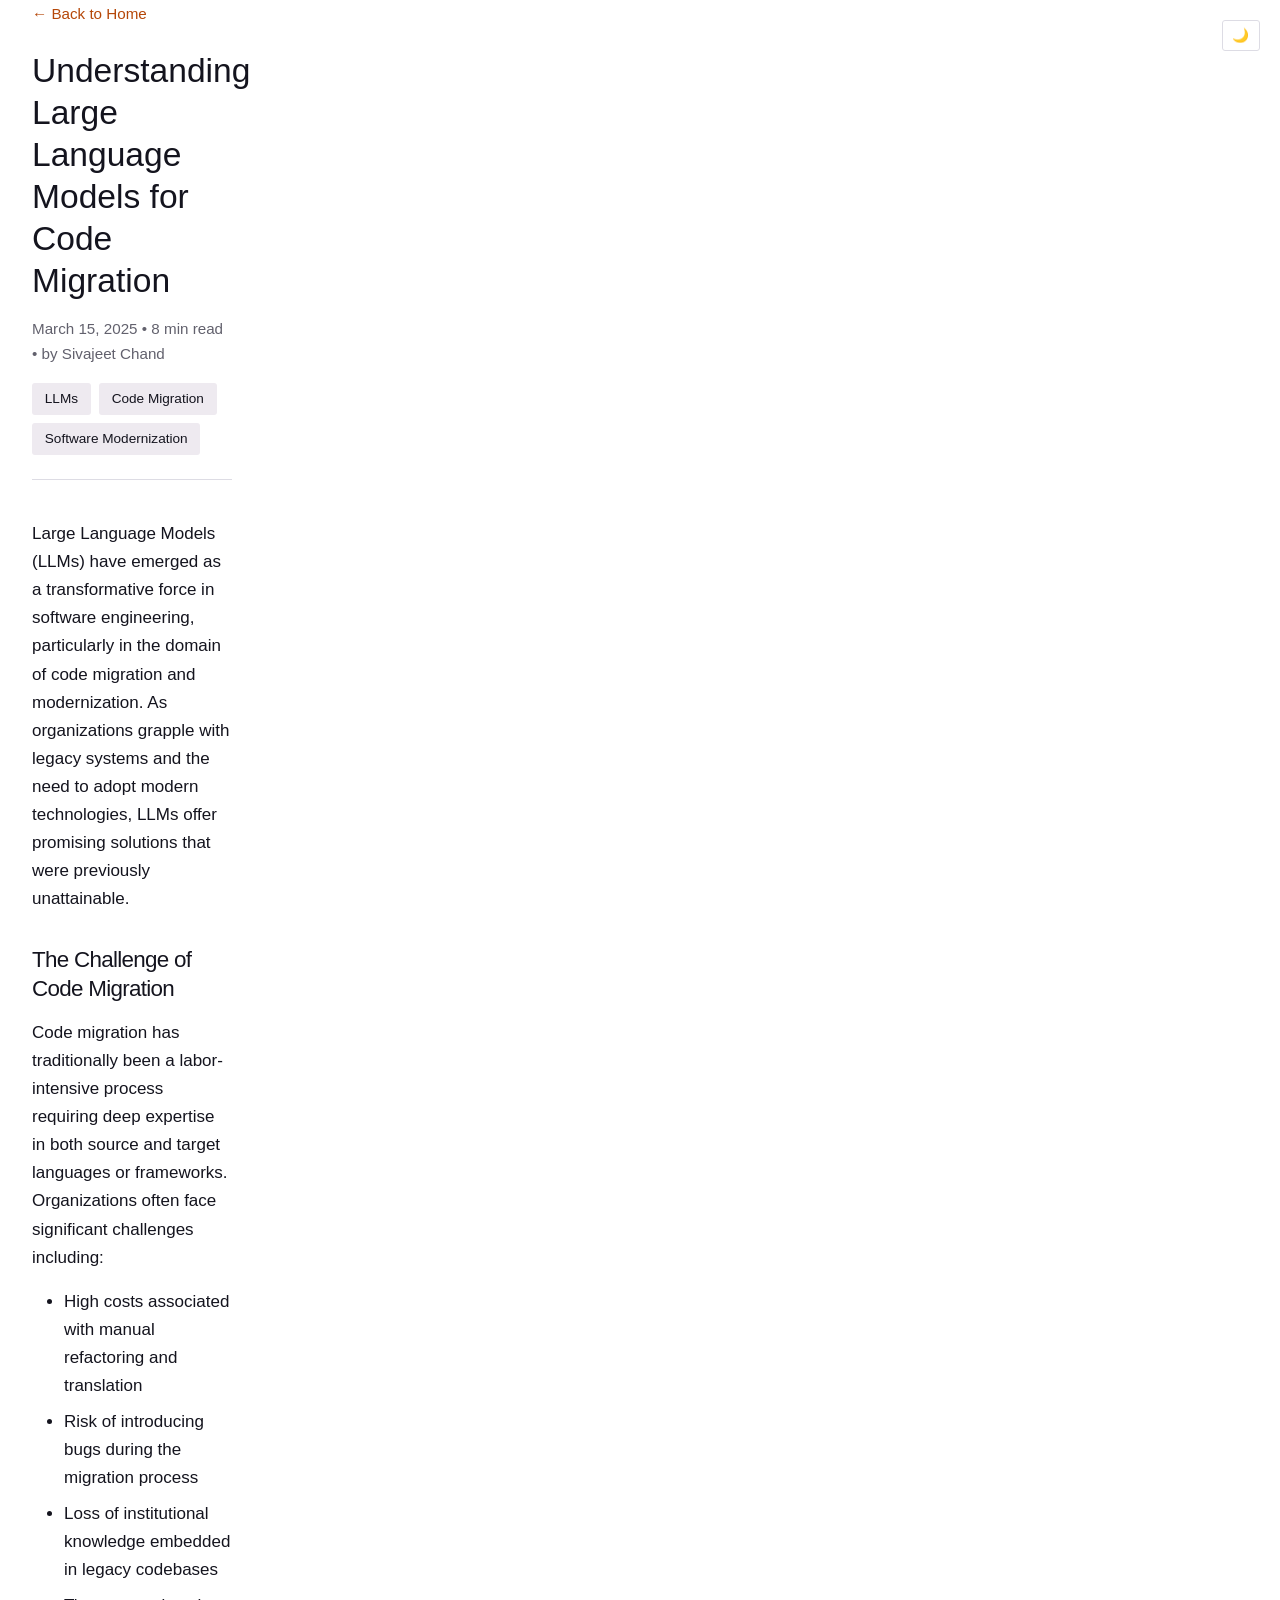
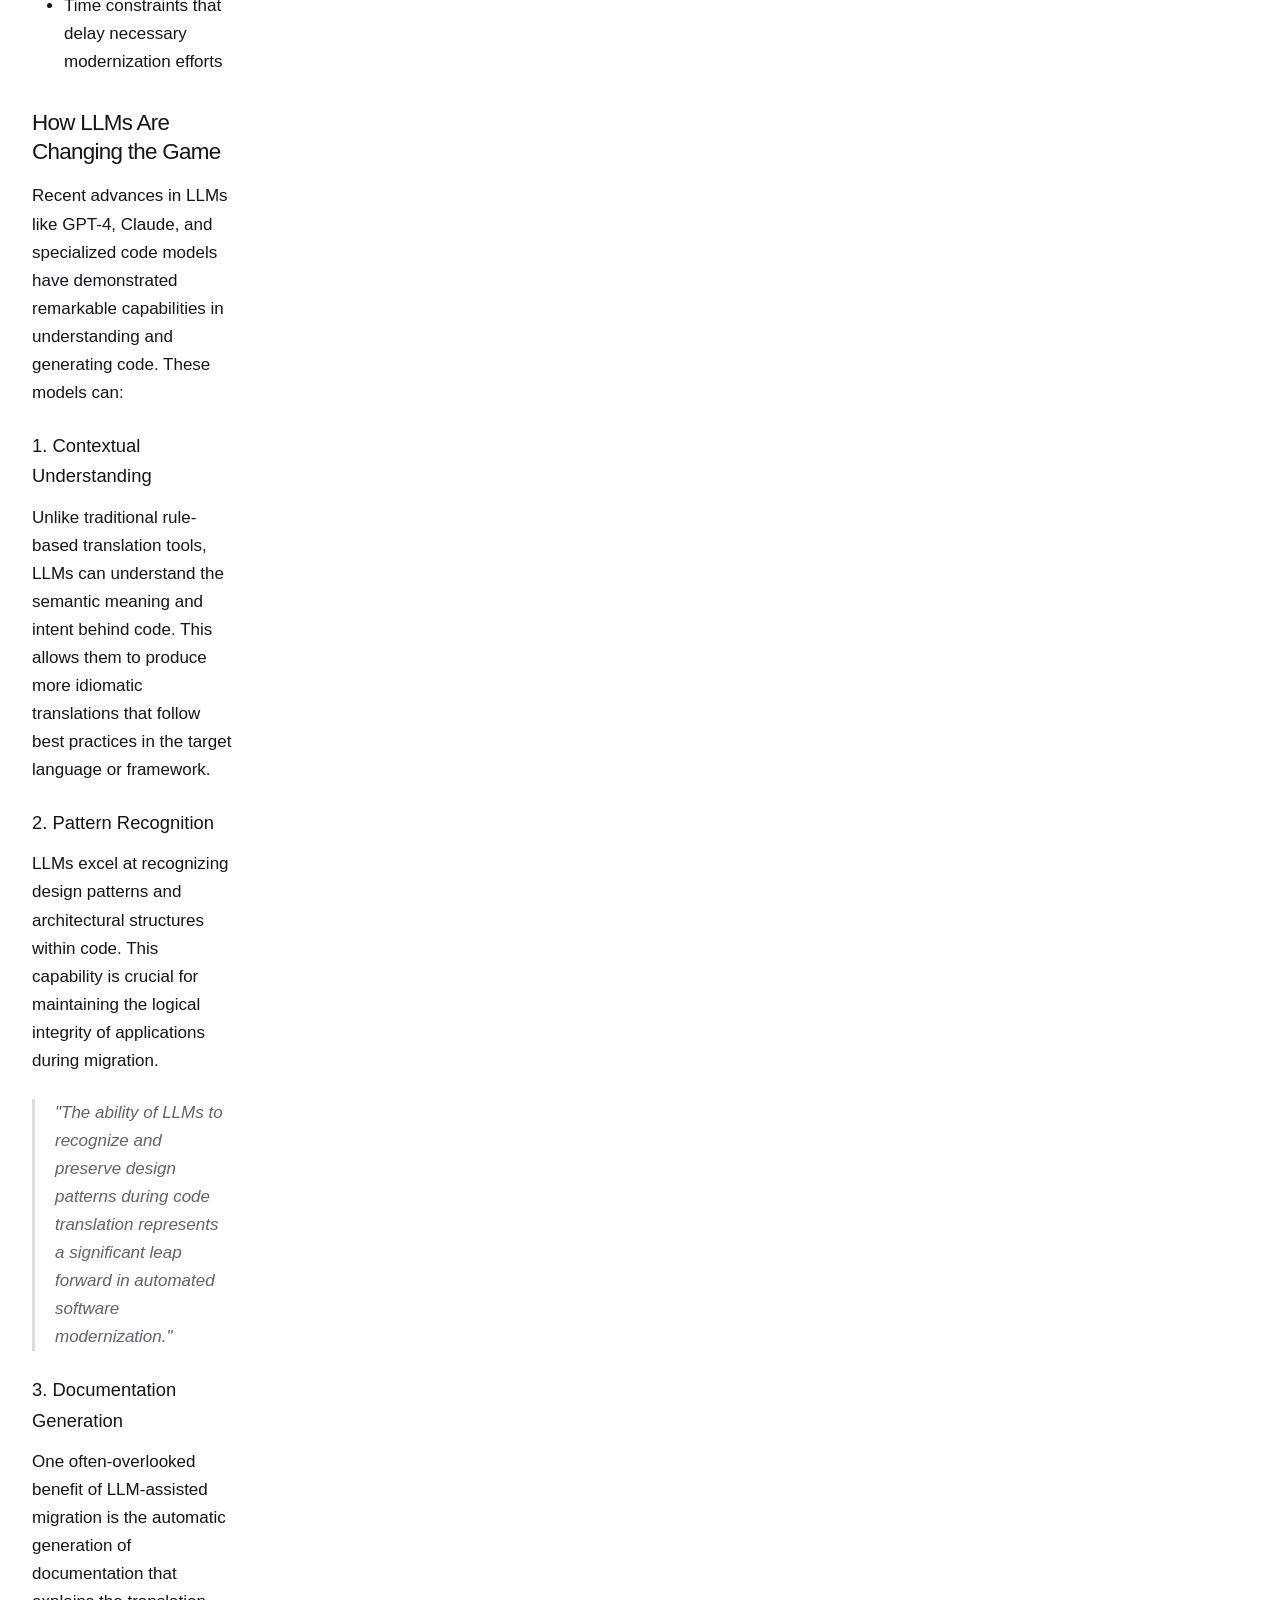
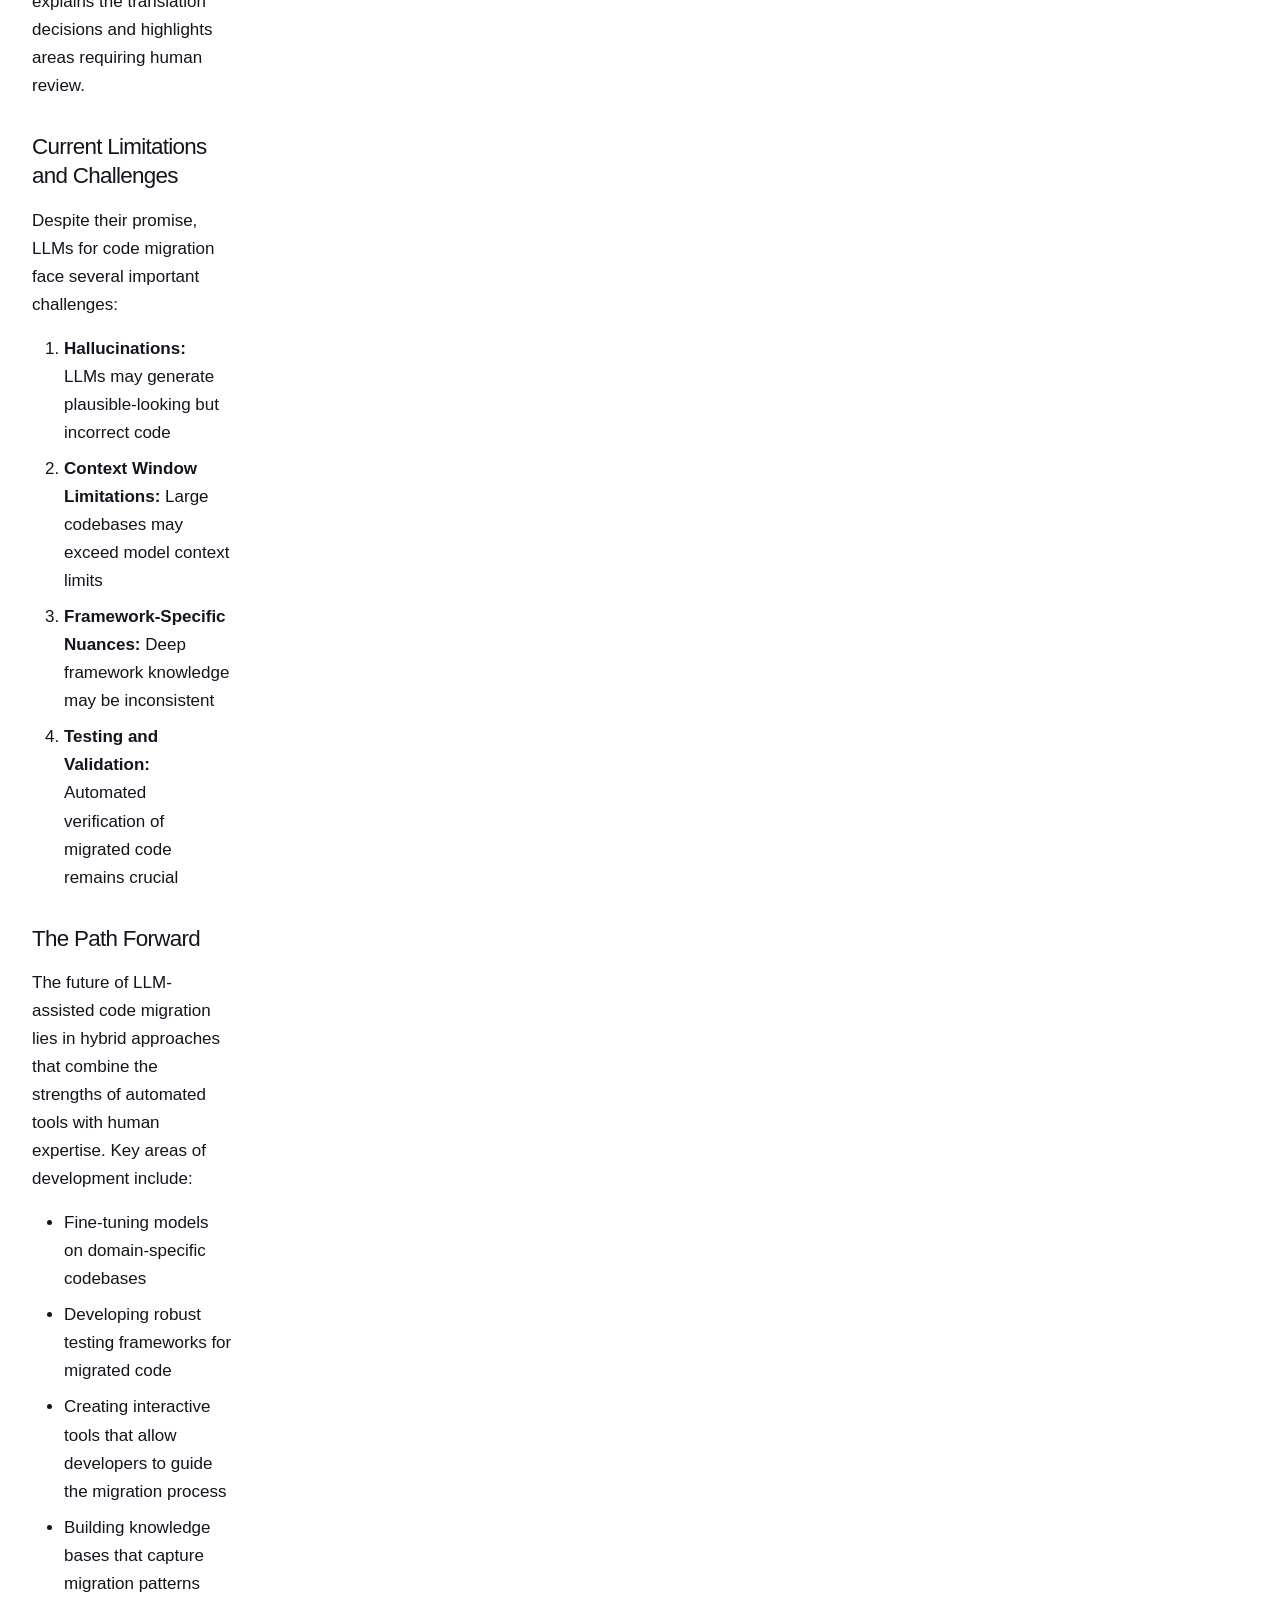
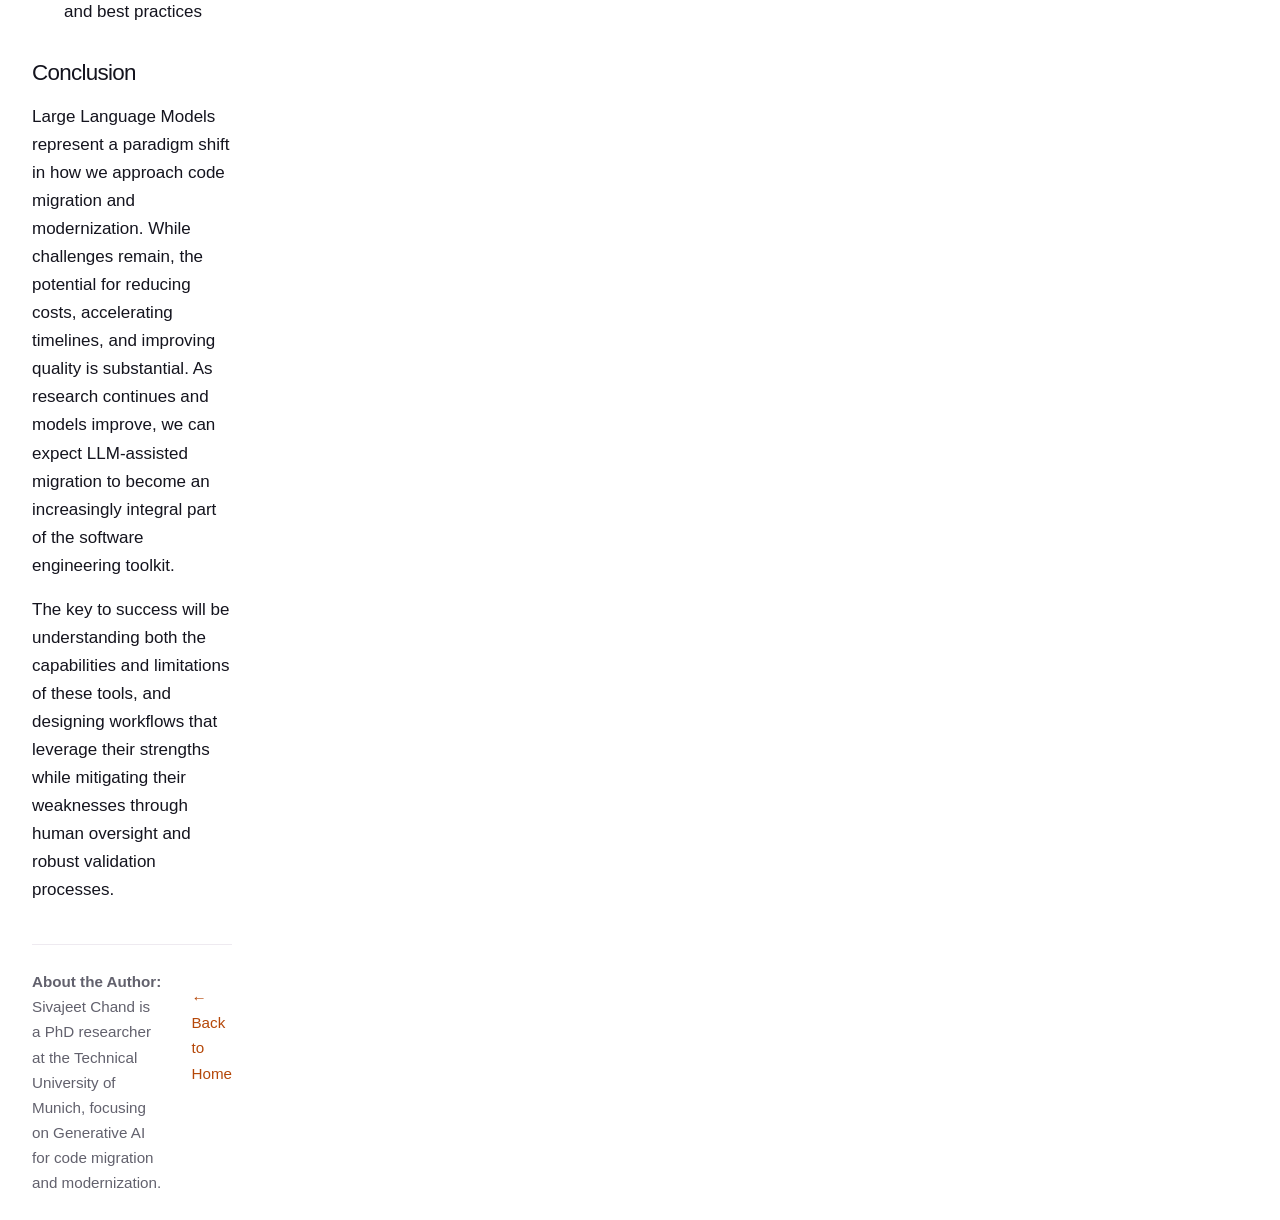
<file: blog/understanding-llms.html>
<!DOCTYPE html>
<html lang="en">
<head>
    <meta charset="UTF-8">
    <meta name="viewport" content="width=device-width, initial-scale=1.0">
    <title>Understanding Large Language Models for Code Migration - Sivajeet Chand</title>
    <link rel="stylesheet" href="../styles.css">
</head>
<body class="version2-page">
    <button class="theme-toggle" onclick="toggleTheme()">
        <span id="theme-icon">🌙</span>
    </button>

    <div class="page-shell">
        <article>
            <p class="back-link"><a href="../index.html">← Back to Home</a></p>

            <header class="article-header">
                <h1>Understanding Large Language Models for Code Migration</h1>
                <div class="article-meta">
                    <span>March 15, 2025</span> • 
                    <span>8 min read</span> • 
                    <span>by Sivajeet Chand</span>
                </div>
                <div class="article-tags">
                    <span class="tag">LLMs</span>
                    <span class="tag">Code Migration</span>
                    <span class="tag">Software Modernization</span>
                </div>
            </header>

            <div class="article-content">
            <p>
                Large Language Models (LLMs) have emerged as a transformative force in software engineering, 
                particularly in the domain of code migration and modernization. As organizations grapple with 
                legacy systems and the need to adopt modern technologies, LLMs offer promising solutions that 
                were previously unattainable.
            </p>

            <h2>The Challenge of Code Migration</h2>
            
            <p>
                Code migration has traditionally been a labor-intensive process requiring deep expertise in both 
                source and target languages or frameworks. Organizations often face significant challenges including:
            </p>

            <ul>
                <li>High costs associated with manual refactoring and translation</li>
                <li>Risk of introducing bugs during the migration process</li>
                <li>Loss of institutional knowledge embedded in legacy codebases</li>
                <li>Time constraints that delay necessary modernization efforts</li>
            </ul>

            <h2>How LLMs Are Changing the Game</h2>

            <p>
                Recent advances in LLMs like GPT-4, Claude, and specialized code models have demonstrated 
                remarkable capabilities in understanding and generating code. These models can:
            </p>

            <h3>1. Contextual Understanding</h3>
            
            <p>
                Unlike traditional rule-based translation tools, LLMs can understand the semantic meaning and 
                intent behind code. This allows them to produce more idiomatic translations that follow best 
                practices in the target language or framework.
            </p>

            <h3>2. Pattern Recognition</h3>
            
            <p>
                LLMs excel at recognizing design patterns and architectural structures within code. This 
                capability is crucial for maintaining the logical integrity of applications during migration.
            </p>

            <blockquote>
                "The ability of LLMs to recognize and preserve design patterns during code translation 
                represents a significant leap forward in automated software modernization."
            </blockquote>

            <h3>3. Documentation Generation</h3>
            
            <p>
                One often-overlooked benefit of LLM-assisted migration is the automatic generation of 
                documentation that explains the translation decisions and highlights areas requiring human review.
            </p>

            <h2>Current Limitations and Challenges</h2>

            <p>
                Despite their promise, LLMs for code migration face several important challenges:
            </p>

            <ol>
                <li><strong>Hallucinations:</strong> LLMs may generate plausible-looking but incorrect code</li>
                <li><strong>Context Window Limitations:</strong> Large codebases may exceed model context limits</li>
                <li><strong>Framework-Specific Nuances:</strong> Deep framework knowledge may be inconsistent</li>
                <li><strong>Testing and Validation:</strong> Automated verification of migrated code remains crucial</li>
            </ol>

            <h2>The Path Forward</h2>

            <p>
                The future of LLM-assisted code migration lies in hybrid approaches that combine the strengths 
                of automated tools with human expertise. Key areas of development include:
            </p>

            <ul>
                <li>Fine-tuning models on domain-specific codebases</li>
                <li>Developing robust testing frameworks for migrated code</li>
                <li>Creating interactive tools that allow developers to guide the migration process</li>
                <li>Building knowledge bases that capture migration patterns and best practices</li>
            </ul>

            <h2>Conclusion</h2>

            <p>
                Large Language Models represent a paradigm shift in how we approach code migration and 
                modernization. While challenges remain, the potential for reducing costs, accelerating 
                timelines, and improving quality is substantial. As research continues and models improve, 
                we can expect LLM-assisted migration to become an increasingly integral part of the software 
                engineering toolkit.
            </p>

            <p>
                The key to success will be understanding both the capabilities and limitations of these tools, 
                and designing workflows that leverage their strengths while mitigating their weaknesses through 
                human oversight and robust validation processes.
            </p>
            </div>

            <footer class="article-footer">
                <p>
                    <strong>About the Author:</strong> Sivajeet Chand is a PhD researcher at the Technical 
                    University of Munich, focusing on Generative AI for code migration and modernization.
                </p>
                <p style="margin-top: 1rem;">
                    <a href="../index.html">← Back to Home</a>
                </p>
            </footer>
        </article>
    </div>

    <script src="../app.js"></script>
</body>
</html>
</file>
<file: styles.css>
* {
    margin: 0;
    padding: 0;
    box-sizing: border-box;
}

:root {
    --bg-color: #fcf9f2;
    --text-color: #222222;
    --heading-color: #825d0c;
    --link-color: #825d0c;
    --border-color: #825d0c;
    --light-border: #e8dfc8;
    --secondary-text: #555555;
}

[data-theme="dark"] {
    --bg-color: #1a1410;
    --text-color: #fcf9f2;
    --heading-color: #d4a960;
    --link-color: #d4a960;
    --border-color: #d4a960;
    --light-border: #3d2f1a;
    --secondary-text: #c9c3b8;
}

body {
    font-family: Georgia, 'Times New Roman', serif;
    line-height: 1.65;
    color: var(--text-color);
    background: var(--bg-color);
    max-width: 900px;
    margin: 0 auto;
    padding: 2rem 1.5rem;
    transition: background-color 0.3s, color 0.3s;
}

body.version2-page {
    background: #ffffff;
    max-width: none;
    margin: 0;
    padding: 2rem 1.25rem;
}

[data-theme="dark"] body.version2-page {
    background: #120f0d;
}

.page-shell {
    max-width: 900px;
    margin: 0 auto;
    padding: 2rem 1.5rem;
    background: var(--bg-color);
    border: 1px solid var(--light-border);
    box-shadow:
        0 20px 56px rgba(0, 0, 0, 0.16),
        0 0 36px rgba(130, 93, 12, 0.10);
}

[data-theme="dark"] .page-shell {
    box-shadow:
        0 20px 56px rgba(0, 0, 0, 0.45),
        0 0 42px rgba(212, 169, 96, 0.14);
}

a {
    color: var(--link-color);
    text-decoration: none;
}

a:hover {
    text-decoration: underline;
}

/* Dark Mode Toggle */
.theme-toggle {
    position: fixed;
    top: 20px;
    right: 20px;
    background: transparent;
    color: var(--text-color);
    border: 1px solid var(--border-color);
    padding: 0.4rem 0.6rem;
    border-radius: 3px;
    cursor: pointer;
    font-size: 0.85rem;
    transition: all 0.3s;
    z-index: 1000;
}

.theme-toggle:hover {
    background: var(--light-border);
}

/* Header */
header {
    margin-bottom: 2.5rem;
    padding-bottom: 1rem;
    border-bottom: 1px solid var(--border-color);
    display: flex;
    gap: 2rem;
    align-items: flex-start;
}

.profile-image {
    flex-shrink: 0;
    width: 152px;
    height: 152px;
    border: 2px solid var(--border-color);
    background: var(--light-border);
    display: flex;
    align-items: center;
    justify-content: center;
}

.profile-image img {
    width: 100%;
    height: 100%;
    object-fit: cover;
}

.header-content {
    flex: 1;
}

h1 {
    font-size: 2rem;
    color: var(--heading-color);
    margin-bottom: 0.5rem;
    font-weight: 500;
}

.subtitle {
    font-size: 1rem;
    color: var(--secondary-text);
    margin-bottom: 0.5rem;
}

.contact-links {
    font-size: 0.95rem;
    line-height: 1.8;
    margin-top: 1rem;
}

/* Sections */
section {
    margin-bottom: 3rem;
}

h2 {
    font-size: 1.4rem;
    color: var(--heading-color);
    margin-bottom: 1.2rem;
    font-weight: 500;
    border-bottom: 1px solid var(--light-border);
    padding-bottom: 0.3rem;
}

h3 {
    font-size: 1.1rem;
    color: var(--heading-color);
    margin-top: 1.5rem;
    margin-bottom: 0.8rem;
    font-weight: 500;
}

p {
    margin-bottom: 1rem;
}

.pub-item {
    margin-bottom: 1.5rem;
}

/* Teaching & Thesis */
.teaching-table {
    width: 100%;
    border-collapse: collapse;
    margin-bottom: 2rem;
}

.teaching-table td {
    padding: 0.5rem 0;
    vertical-align: top;
}


.pub-venue-badge {
    display: inline-block;
    background: var(--light-border);
    color: var(--heading-color);
    padding: 0.18rem 0.7rem;
    margin-right: 0.45rem;
    border-radius: 3px;
    font-size: 0.85rem;
}

[data-theme="dark"] .pub-venue-badge {
    color: #f3f6ff;
    background: rgba(34, 44, 68, 0.92);
    border-color: rgba(159, 187, 255, 0.35);
}

.teaching-table td:first-child {
    width: 30%;
    color: var(--secondary-text);
}

.thesis-list {
    margin-left: 1.5rem;
}

.thesis-item {
    margin-bottom: 0.8rem;
    list-style-type: decimal;
}

.thesis-type {
    font-size: 0.85rem;
    color: var(--secondary-text);
}

/* Presentations */
.pres-item {
    margin-bottom: 1.2rem;
    padding-left: 1.5rem;
    position: relative;
}
.pres-item.has-actions { display:grid; grid-template-columns:minmax(0,1fr) auto; gap:16px; align-items:start; }
.presentation-details { min-width:0; }

.pres-item::before {
    content: "•";
    position: absolute;
    left: 0;
    color: var(--heading-color);
}

.pres-title {
    color: var(--heading-color);
    font-weight: 500;
}

.pres-details {
    color: var(--secondary-text);
    font-size: 0.95rem;
}

/* Service */
#service-list h3 {
    margin-top: 0;
    margin-bottom: 0.75rem;
}

#service-list ul {
    margin-bottom: 0;
}

#service-list li strong {
    color: var(--heading-color);
}
.service-entry { display:grid; grid-template-columns:minmax(0,1fr) auto; gap:16px; align-items:start; }
.service-entry>span { min-width:0; }

/* News */
.news-item {
    margin-bottom: 1rem;
}

.news-date {
    color: var(--heading-color);
    font-weight: 500;
    margin-right: 0.5rem;
}

/* Blogs */
.blog-item {
    margin-bottom: 1.5rem;
    padding-bottom: 1rem;
    border-bottom: 1px solid var(--light-border);
}

.blog-item:last-child {
    border-bottom: none;
}

.blog-title {
    font-size: 1.1rem;
    margin-bottom: 0.3rem;
}

.blog-title a {
    color: var(--heading-color);
    font-weight: 500;
}

.blog-title a:hover {
    text-decoration: underline;
}

.blog-meta {
    color: var(--secondary-text);
    font-size: 0.9rem;
    margin-bottom: 0.5rem;
}

.blog-excerpt {
    color: var(--text-color);
    margin-bottom: 0;
}

/* Blog Articles */
.article-header {
    display: block !important;
    margin-bottom: 2.5rem;
    padding-bottom: 1.5rem;
    border-bottom: 1px solid var(--border-color);
}

.article-header,
.article-header * {
    box-sizing: border-box;
}

.article-header h1 {
    display: block;
    width: 100%;
    margin: 0 0 0.85rem;
    font-size: 2.1rem;
    line-height: 1.25;
}

.article-meta {
    display: block;
    width: 100%;
    color: var(--secondary-text);
    font-size: 0.95rem;
    margin-bottom: 1rem;
    line-height: 1.7;
}

.article-tags {
    display: flex;
    flex-wrap: wrap;
    gap: 0.5rem;
    width: 100%;
    margin-top: 1rem;
}

.tag {
    display: inline-flex;
    align-items: center;
    background: var(--light-border);
    color: var(--heading-color);
    padding: 0.3rem 0.8rem;
    border-radius: 3px;
    font-size: 0.85rem;
}

.back-link {
    display: inline-block;
    margin-bottom: 1.5rem;
    color: var(--secondary-text);
    font-size: 0.95rem;
}

.back-link:hover {
    color: var(--link-color);
}

.article-content {
    margin-bottom: 2.5rem;
}

.article-content h2 {
    font-size: 1.4rem;
    color: var(--heading-color);
    margin-top: 2rem;
    margin-bottom: 1rem;
    font-weight: 500;
}

.article-content h3 {
    font-size: 1.15rem;
    color: var(--heading-color);
    margin-top: 1.5rem;
    margin-bottom: 0.75rem;
    font-weight: 500;
}

.article-content ul,
.article-content ol {
    margin-bottom: 1.2rem;
    padding-left: 2rem;
}

.article-content li {
    margin-bottom: 0.5rem;
}

.article-content blockquote {
    border-left: 3px solid var(--border-color);
    padding-left: 1.25rem;
    margin: 1.5rem 0;
    color: var(--secondary-text);
    font-style: italic;
}

.article-content code {
    background: var(--light-border);
    padding: 0.2rem 0.4rem;
    border-radius: 3px;
    font-family: 'Courier New', monospace;
    font-size: 0.9em;
}

.article-content pre {
    background: var(--light-border);
    padding: 1rem;
    border-radius: 5px;
    overflow-x: auto;
    margin-bottom: 1.2rem;
}

.article-content pre code {
    background: none;
    padding: 0;
}

.article-footer {
    padding-top: 1.5rem;
    border-top: 1px solid var(--light-border);
    color: var(--secondary-text);
    font-size: 0.95rem;
}

/* Footer */
footer {
    margin-top: 4rem;
    padding-top: 1rem;
    border-top: 1px solid var(--light-border);
    font-size: 0.9rem;
    color: var(--secondary-text);
    text-align: center;
}

@media (max-width: 768px) {
    body {
        padding: 1.5rem 1rem;
    }

    body.version2-page {
        padding: 4rem 1rem 1rem;
    }

    .page-shell {
        padding: 1.5rem 1rem;
    }

    header {
        flex-direction: column;
        align-items: center;
        text-align: center;
    }

    .profile-image {
        margin-bottom: 1rem;
    }

    .theme-toggle {
        top: 12px;
        right: 12px;
        padding: 0.4rem 0.6rem;
        font-size: 0.85rem;
    }

    h1 {
        font-size: 1.6rem;
    }

    .teaching-table td:first-child {
        width: 100%;
        display: block;
        padding-bottom: 0.2rem;
    }

    .teaching-table td:last-child {
        display: block;
        padding-bottom: 1rem;
    }
}

/* Research portfolio — spacious, editorial layout. */
:root { --bg-color:#fff; --text-color:#14141e; --heading-color:#14141e; --link-color:#b54708; --border-color:#dddce4; --light-border:#eeeaf0; --secondary-text:#62616d; }
[data-theme="dark"] { --bg-color:#1c1b19; --text-color:#f5f2ed; --heading-color:#f5f2ed; --link-color:#ffb477; --border-color:#45413b; --light-border:#302d28; --secondary-text:#c0b9af; }
html { scroll-behavior:smooth; scroll-padding-top:30px; }
body { font-family:Arial, Helvetica, sans-serif; }
body.version2-page, [data-theme="dark"] body.version2-page { background:var(--bg-color); padding:0 32px; }
.page-shell, [data-theme="dark"] .page-shell { max-width:1160px; padding:0; background:none; border:0; box-shadow:none; }
a { text-underline-offset:5px; }
a:focus-visible, button:focus-visible { outline:3px solid var(--link-color); outline-offset:6px; }
.skip-link { position:absolute; left:16px; top:-80px; padding:12px; background:var(--bg-color); z-index:2000; }
.skip-link:focus { top:12px; }
.site-nav { display:flex; align-items:center; gap:28px; min-height:120px; }
.wordmark { color:var(--heading-color); font-size:36px; font-weight:800; letter-spacing:-3px; margin-right:auto; }
.wordmark span { color:var(--link-color); }
.nav-links { display:flex; gap:32px; }
.nav-links a { font-size:12px; font-weight:600; color:var(--text-color); }
.nav-links a:hover { color:var(--link-color); }
.site-nav .theme-toggle { position:static; border:1px solid var(--light-border); border-radius:50%; width:36px; height:36px; padding:0; font-size:15px; }
.hero { display:grid; grid-template-columns:1fr 300px; align-items:center; gap:90px; padding:85px 0 120px; margin:0; border:0; }
.eyebrow { font-size:10px; font-weight:700; letter-spacing:2px; color:var(--secondary-text); margin-bottom:22px; }
.hero h1 { font-size:42px; line-height:1.38; letter-spacing:-1.3px; font-weight:600; margin-bottom:25px; }
.hero-description { font-size:17px; color:var(--secondary-text); max-width:510px; line-height:1.7; }
.hero-history { font-size:14px; color:var(--secondary-text); margin-top:22px; }
.hero-history span { color:var(--link-color); }
.hero-actions { display:flex; align-items:center; flex-wrap:wrap; gap:27px; margin-top:30px; font-size:13px; }
.hero-actions a { color:var(--text-color); }
.hero-actions .primary-link { border-bottom:1px solid var(--text-color); padding-bottom:7px; font-weight:600; }
.primary-link span { margin-left:18px; }
.portrait-wrap { margin:0 0 0 0; }
.profile-image { width:100%; height:360px; position:relative; border:0; background:none; }
.profile-image:before { content:""; position:absolute; inset:-16px 16px 16px -16px; background:var(--link-color); border-radius:4px; }
.profile-image img { position:relative; border-radius:4px; filter:grayscale(100%); object-position:center; }
.portrait-wrap>p { font-size:10px; letter-spacing:.7px; color:var(--secondary-text); margin-top:18px; }
section { margin-bottom:88px; }
h2 { font-size:28px; line-height:1.3; font-weight:600; letter-spacing:-.7px; border:0; padding:0; margin-bottom:25px; }
h3 { font-weight:600; }
.section-heading { display:flex; justify-content:space-between; align-items:center; gap:20px; margin-bottom:30px; }
.section-heading .eyebrow { margin-bottom:10px; }
.section-heading h2 { margin-bottom:0; }
.section-heading>a { font-size:13px; white-space:nowrap; color:var(--text-color); }
.research-grid { display:grid; grid-template-columns:repeat(3,minmax(0,1fr)); gap:24px; }
.research-card { display:block; padding:36px 36px 0; min-height:480px; border-radius:12px; color:#191721; overflow:hidden; transition:transform .2s; }
.research-card:hover { text-decoration:none; transform:translateY(-5px); }
.peach { background:#ffe9e2; }
.lavender { background:#e8dff0; }
.card-meta { display:flex; justify-content:space-between; gap:10px; font-size:9px; letter-spacing:1.3px; font-weight:700; }
.research-card h3 { font-family:Georgia,serif; font-size:36px; letter-spacing:-1px; margin:24px 0 12px; color:#191721; }
.research-card>p { font-size:15px; line-height:1.7; max-width:380px; min-height:52px; }
.card-link { font-size:13px; font-weight:700; }
.migration-visual { margin:38px 0 -10px 24px; transform:rotate(-4deg); }
.code-window { border-radius:10px; background:#fffaf7; padding:16px 22px; box-shadow:0 10px 30px #64452a15; }
.window-dots { color:#d8aaa0; font-size:10px; letter-spacing:4px; margin-bottom:12px; }
.code-label { font:9px monospace; color:#8c6d64; }
.code-line { height:6px; background:#dfccc2; width:65%; margin-top:9px; border-radius:4px; }
.code-line.long { width:84%; background:#c2b0d0; }.code-line.short { width:40%; margin-left:18px; }
.module-label { font:11px monospace; margin-top:18px; }.module-label span { margin:0 20px; color:#aa5480; }
.migration-arrow { text-align:right; font-size:32px; margin:-5px 30px -5px 0; }
.target-module { display:flex; gap:18px; align-items:center; background:#263c35; color:#fff; padding:15px 20px; border-radius:8px; font:11px monospace; margin-left:30px; }
.target-module span { flex:1; }
.workflow-visual { background:#fbf9fd; border-radius:12px 12px 0 0; margin:48px -5px 0 20px; padding:24px; transform:rotate(3deg); box-shadow:0 10px 30px #40304c12; }
.workflow-top { display:flex; justify-content:space-between; font-size:9px; letter-spacing:1.4px; padding-bottom:15px; border-bottom:1px solid #e3dce9; }
.workflow-step { display:flex; align-items:center; gap:16px; padding:15px 0; font-size:12px; border-bottom:1px solid #e3dce9; }
.workflow-step b { font-size:10px; color:#8e789e; }.workflow-step i { margin-left:auto; font-style:normal; color:#725389; }
#about { max-width:850px; } #about p { color:var(--secondary-text); font-size:16px; line-height:1.85; }
#news { border-top:1px solid var(--light-border); padding-top:36px; }
.news-item { font-size:14px; }.news-date { display:inline-block; min-width:105px; font-size:12px; }
#publications>h3 { font-size:12px; letter-spacing:1px; text-transform:uppercase; margin:32px 0 20px; color:var(--secondary-text); }
.pub-item { display:grid; grid-template-columns:minmax(0,1fr) auto; gap:16px; align-items:start; padding:0 0 24px; margin-bottom:24px; border-bottom:1px solid var(--light-border); font-size:13px; color:var(--secondary-text); line-height:1.9; }
.publication-details { min-width:0; }
.publication-details>.pub-title { font-size:17px; font-weight:600; line-height:1.5; display:block; color:var(--text-color); margin:7px 0; }
.pub-venue-badge { font-size:10px; color:var(--link-color); padding:3px 8px; }
.teaching-table { font-size:14px; }.teaching-table td { padding:14px 0; border-bottom:1px solid var(--light-border); }
.thesis-item { font-size:14px; padding-bottom:9px; }.thesis-group { color:var(--secondary-text); font-size:12px; margin-top:24px; }
.pres-item, #service-list { font-size:14px; }.blog-title { font-size:20px; }.blog-title a { color:var(--text-color); }.blog-meta { font-size:12px; }.blog-excerpt { font-size:14px; color:var(--secondary-text); }
.contact-section { border-top:1px solid var(--light-border); padding:65px 0 0; margin-bottom:65px; }.contact-section h2 { font-size:40px; line-height:1.3; }.email-link { font-size:20px; }.contact-socials { display:flex; flex-wrap:wrap; gap:28px; margin-top:28px; font-size:12px; }.contact-socials a { color:var(--secondary-text); }
footer { text-align:left; margin:0; padding:25px 0; font-size:10px; display:flex; justify-content:space-between; gap:30px; } footer p { margin:0; }
@media(max-width:950px) { .hero { gap:45px; grid-template-columns:1fr 260px; }.hero h1 { font-size:34px; }.research-card { padding:28px 25px 0; }.research-card h3 { font-size:30px; } }
@media(max-width:700px) { body.version2-page { padding:0 22px; }.site-nav { min-height:95px; gap:12px; flex-wrap:wrap; padding:18px 0; }.wordmark { font-size:30px; }.nav-links { order:3; width:100%; justify-content:space-between; gap:10px; }.nav-links a { font-size:11px; }.hero { display:flex; flex-direction:column; align-items:stretch; text-align:left; gap:45px; padding:45px 0 65px; }.hero h1 { font-size:33px; letter-spacing:-1px; }.hero .eyebrow { font-size:9px; }.portrait-wrap { width:240px; align-self:center; }.profile-image { height:280px; margin:0; }.hero-description { font-size:15px; }.research-grid { grid-template-columns:1fr; }.section-heading { display:block; }.section-heading>a { display:inline-block; margin-top:15px; }h2 { font-size:25px; }section { margin-bottom:60px; }.research-card { min-height:460px; padding:28px 25px 0; }.contact-section h2 { font-size:32px; }.email-link { font-size:17px; }footer { display:block; }footer p+p { margin-top:8px; }.teaching-table td:first-child { width:auto; }.news-date { min-width:0; } }
@media(prefers-reduced-motion:reduce) { html { scroll-behavior:auto; } *, *:before, *:after { transition:none!important; } }

/* Keep featured work balanced and news continuation lines aligned. */
.research-card { padding:28px 24px 0; display:flex; flex-direction:column; min-width:0; }
.research-card h3 { font-size:30px; }
.research-card>p { min-height:104px; }
.card-meta { letter-spacing:.8px; }
.card-meta span { white-space:nowrap; }
.migration-visual { margin-left:0; }
.workflow-visual { margin-left:0; margin-right:0; padding:20px 16px; }
.mint { background:#e0eee5; }
.survey-visual { margin:48px 0 0; padding:24px 18px; background:#f7fcf8; border-radius:12px 12px 0 0; transform:rotate(-3deg); box-shadow:0 10px 30px #304c3812; }
.survey-question { display:flex; align-items:center; gap:12px; padding:18px 0; font-size:12px; border-bottom:1px solid #dce8df; }
.survey-question span { font-size:10px; color:#597361; }
.news-item { display:grid; grid-template-columns:105px minmax(0,1fr); column-gap:16px; align-items:baseline; }
.news-item[hidden] { display:none; }
.news-date { min-width:0; margin-right:0; }
.news-content { min-width:0; }
.news-toggle { margin-top:8px; padding:0 0 4px; border:0; border-bottom:1px solid currentColor; background:none; color:var(--link-color); font:inherit; font-weight:600; cursor:pointer; }
@media(min-width:701px) and (max-width:1000px) { .research-grid { grid-template-columns:1fr; }.research-card { min-height:0; display:grid; grid-template-columns:1fr 1fr; column-gap:30px; padding-bottom:28px; }.research-card .card-meta,.research-card h3,.research-card>p,.research-card .card-link { grid-column:1; }.research-card>p { min-height:0; }.research-card>div:last-child { grid-column:2; grid-row:1 / 5; margin:0; align-self:center; } }
@media(max-width:700px) { .research-card>p { min-height:0; }.news-item { grid-template-columns:80px minmax(0,1fr); column-gap:14px; }.news-date { font-size:11px; } }

/* Consistent accent and more comfortable reading sizes. */
body { font-size:17px; }
.nav-links a { font-size:15px; }
.eyebrow { font-size:12px; }
.hero-description { font-size:19px; }
.hero-history, .hero-actions { font-size:16px; }
.portrait-wrap>p { font-size:13px; }
.section-heading>a, .card-link { font-size:16px; }
.card-meta { font-size:11px; letter-spacing:.5px; }
.research-card>p { font-size:17px; min-height:140px; }
#about p { font-size:18px; }
.news-item { font-size:17px; grid-template-columns:140px minmax(0,1fr); }
.news-date { font-size:15px; }
#publications>h3 { font-size:15px; }
.pub-item { font-size:16px; }
.publication-details>.pub-title { font-size:20px; }
.pub-venue-badge { font-size:13px; }
.teaching-table, .thesis-item, .pres-item, #service-list { font-size:17px; }
.thesis-type, .thesis-group, .pres-details { font-size:15px; }
.blog-title { font-size:23px; }
.blog-meta { font-size:15px; }
.blog-excerpt { font-size:17px; }
.contact-socials { font-size:16px; }
footer { font-size:13px; }
@media(min-width:701px) and (max-width:1000px) { .research-card>p { min-height:0; } }
@media(max-width:950px) { .nav-links { gap:18px; } }
@media(max-width:700px) {
 .nav-links a { font-size:13px; }
 .hero .eyebrow { font-size:11px; }
 .hero-description { font-size:18px; }
 .research-card>p { min-height:0; }
 .news-item { grid-template-columns:100px minmax(0,1fr); column-gap:12px; font-size:16px; }
 .news-date { font-size:14px; }
}

/* Separate publication details clearly in dark mode. */
[data-theme="dark"] .pub-item {
    color:#b9b5c3;
    border-bottom-color:#39343f;
}
[data-theme="dark"] .publication-details>.pub-title {
    color:#fff3e8;
}
[data-theme="dark"] .publication-details>a.pub-title:hover {
    color:var(--link-color);
    text-decoration:underline;
}
[data-theme="dark"] .pub-item i {
    color:#d1c3e5;
}
[data-theme="dark"] .pub-venue-badge {
    color:var(--link-color);
    background:var(--light-border);
    border:0;
    font-weight:600;
}

.publication-actions, .presentation-actions { display:flex; gap:6px; }
.publication-action, .presentation-action, .service-action { display:inline-flex; align-items:center; justify-content:center; gap:7px; padding:7px 11px; min-height:40px; font:500 14px/1.4 Arial, sans-serif; color:var(--link-color); background:transparent; border:1px solid var(--border-color); border-radius:6px; cursor:pointer; text-decoration:none; }
.publication-actions .publication-action, .presentation-actions .presentation-action, .service-entry .service-action { width:36px; height:36px; min-height:0; padding:0; }
.publication-action svg, .presentation-action svg, .service-action svg { width:18px; height:18px; flex-shrink:0; }
.publication-action:not(.unavailable):hover, .presentation-action:hover, .service-action:hover { background:var(--light-border); text-decoration:none; }
.publication-action.unavailable { color:var(--secondary-text); border-color:var(--light-border); cursor:default; }
@media(max-width:700px) { .publication-actions, .presentation-actions { flex-direction:column; } }
#citation-dialog { width:min(760px,calc(100% - 32px)); max-height:85dvh; margin:auto; padding:28px; border:1px solid var(--border-color); border-radius:12px; background:var(--bg-color); color:var(--text-color); box-shadow:0 24px 80px #0005; }
#citation-dialog::backdrop { background:#0009; }
.citation-header { display:flex; justify-content:space-between; align-items:center; gap:16px; }
.citation-header h2 { font-size:24px; margin:0; }
.citation-close { width:40px; height:40px; flex-shrink:0; border:0; background:transparent; color:var(--text-color); font-size:28px; cursor:pointer; border-radius:6px; }
.citation-close:hover { background:var(--light-border); }
#citation-title { margin:16px 0; color:var(--secondary-text); font-size:16px; }
#citation-dialog label { display:block; margin:0 0 8px; font-size:14px; font-weight:600; }
#citation-bibtex { display:block; width:100%; height:300px; resize:vertical; padding:16px; background:var(--light-border); color:var(--text-color); border:1px solid var(--border-color); border-radius:6px; font:13px/1.7 ui-monospace,monospace; }
#citation-bibtex:focus-visible { outline:2px solid var(--link-color); outline-offset:2px; }
.citation-footer { display:flex; align-items:center; gap:16px; margin-top:18px; flex-wrap:wrap; }
#citation-status { font-size:14px; color:var(--secondary-text); }
@media(max-width:700px) { #citation-dialog { padding:20px; }.citation-header h2 { font-size:21px; } }

/* Section navigation stays beside the portfolio while reading. */
.page-shell, [data-theme="dark"] .page-shell {
    max-width:1360px;
    display:grid;
    grid-template-columns:200px minmax(0,1fr);
    column-gap:clamp(36px,5vw,76px);
}
.page-shell>main, .page-shell>footer { grid-column:2; min-width:0; }
.nav-sprite { position:absolute; width:0; height:0; overflow:hidden; }
.site-nav {
    grid-column:1;
    grid-row:1 / span 2;
    position:sticky;
    top:0;
    align-self:start;
    display:flex;
    flex-direction:column;
    align-items:stretch;
    gap:0;
    height:100dvh;
    min-height:0;
    overflow-y:auto;
    padding:34px 20px 24px 0;
    border-right:1px solid var(--light-border);
}
.site-nav .wordmark { align-self:flex-start; margin:0 0 52px; }
.site-nav .nav-links { display:flex; flex-direction:column; align-items:stretch; gap:5px; width:100%; order:initial; }
.site-nav .nav-links a {
    display:flex;
    align-items:center;
    gap:12px;
    min-height:44px;
    padding:10px 12px;
    border-radius:8px;
    color:var(--text-color);
    font-size:15px;
    line-height:1.3;
}
.site-nav .nav-links a:hover, .site-nav .nav-links a:focus-visible {
    color:var(--link-color);
    background:var(--light-border);
    text-decoration:none;
}
.nav-icon { width:20px; height:20px; flex:none; fill:none; stroke:currentColor; stroke-width:1.6; stroke-linecap:round; stroke-linejoin:round; }
.site-nav .theme-toggle { align-self:flex-start; margin-top:auto; width:40px; height:40px; min-height:40px; }
@media(max-width:1050px) {
    .page-shell, [data-theme="dark"] .page-shell { grid-template-columns:64px minmax(0,1fr); column-gap:28px; }
    .site-nav { align-items:center; padding:26px 8px 18px 0; }
    .site-nav .wordmark { align-self:center; margin:0 0 30px; font-size:28px; }
    .site-nav .nav-links { align-items:center; gap:3px; }
    .site-nav .nav-links a { width:44px; height:44px; justify-content:center; padding:0; }
    .nav-label { position:absolute; width:1px; height:1px; padding:0; margin:-1px; overflow:hidden; clip:rect(0,0,0,0); white-space:nowrap; border:0; }
    .site-nav .theme-toggle { align-self:center; }
}
@media(max-width:1200px) {
    .research-grid { grid-template-columns:1fr; }
}
@media(min-width:701px) and (max-width:1200px) {
    .research-card { min-height:0; display:grid; grid-template-columns:1fr 1fr; column-gap:30px; padding-bottom:28px; }
    .research-card .card-meta, .research-card h3, .research-card>p, .research-card .card-link { grid-column:1; }
    .research-card>p { min-height:0; }
    .research-card>div:last-child { grid-column:2; grid-row:1 / 5; margin:0; align-self:center; }
}
@media(max-width:900px) {
    .hero { display:flex; flex-direction:column; align-items:stretch; text-align:left; gap:44px; padding:60px 0 70px; }
    .portrait-wrap { width:min(280px,85%); align-self:center; }
    .profile-image { height:330px; }
}
@media(max-width:700px) {
    body.version2-page, [data-theme="dark"] body.version2-page { padding:0 14px; }
    .page-shell, [data-theme="dark"] .page-shell { column-gap:18px; }
    .site-nav { min-height:0; flex-wrap:nowrap; padding-top:20px; }
    .site-nav .wordmark { font-size:26px; }
    .hero { padding:45px 0 65px; }
    .profile-image { height:280px; }
}
@media(max-width:420px) {
    body.version2-page, [data-theme="dark"] body.version2-page { padding:0 10px; }
    .page-shell, [data-theme="dark"] .page-shell { grid-template-columns:54px minmax(0,1fr); column-gap:12px; }
    .site-nav { padding-right:4px; }
    .site-nav .nav-links a { width:40px; height:42px; min-height:42px; }
    .hero h1 { font-size:29px; }
}
</file>
